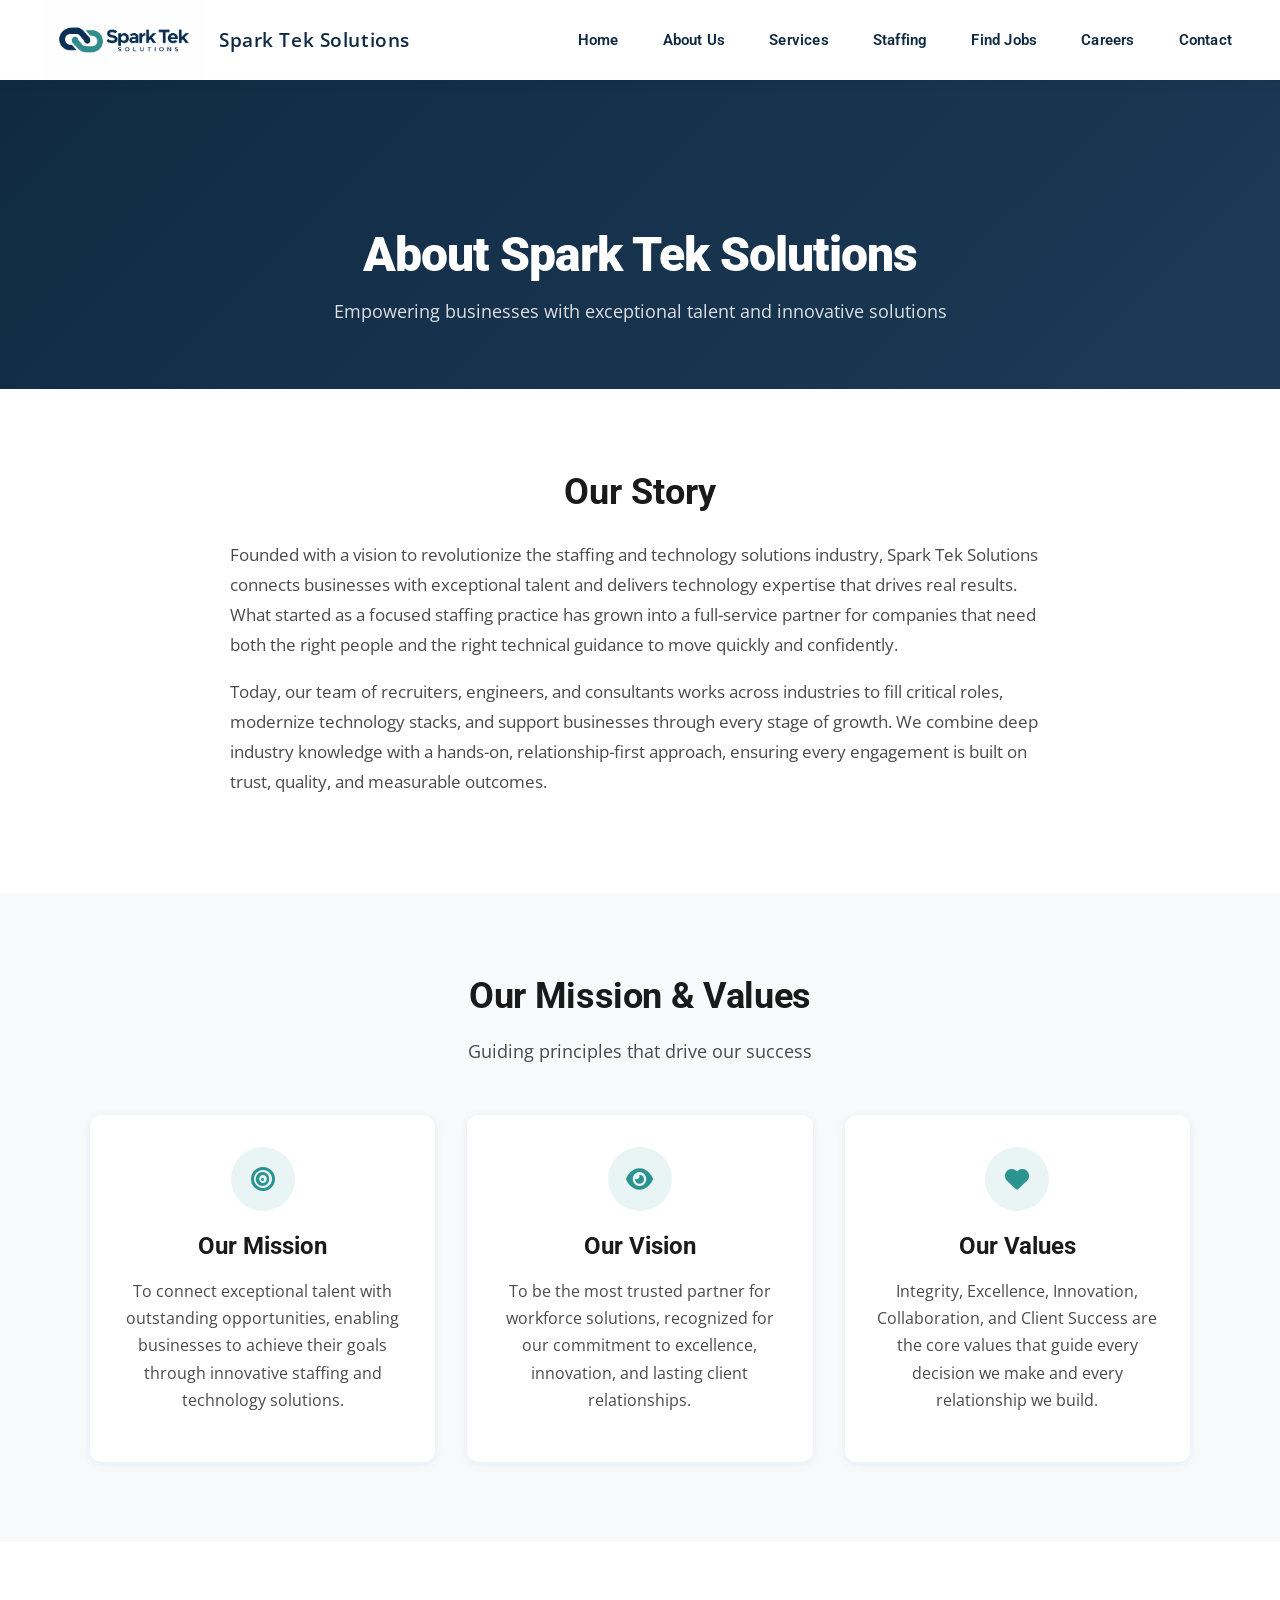
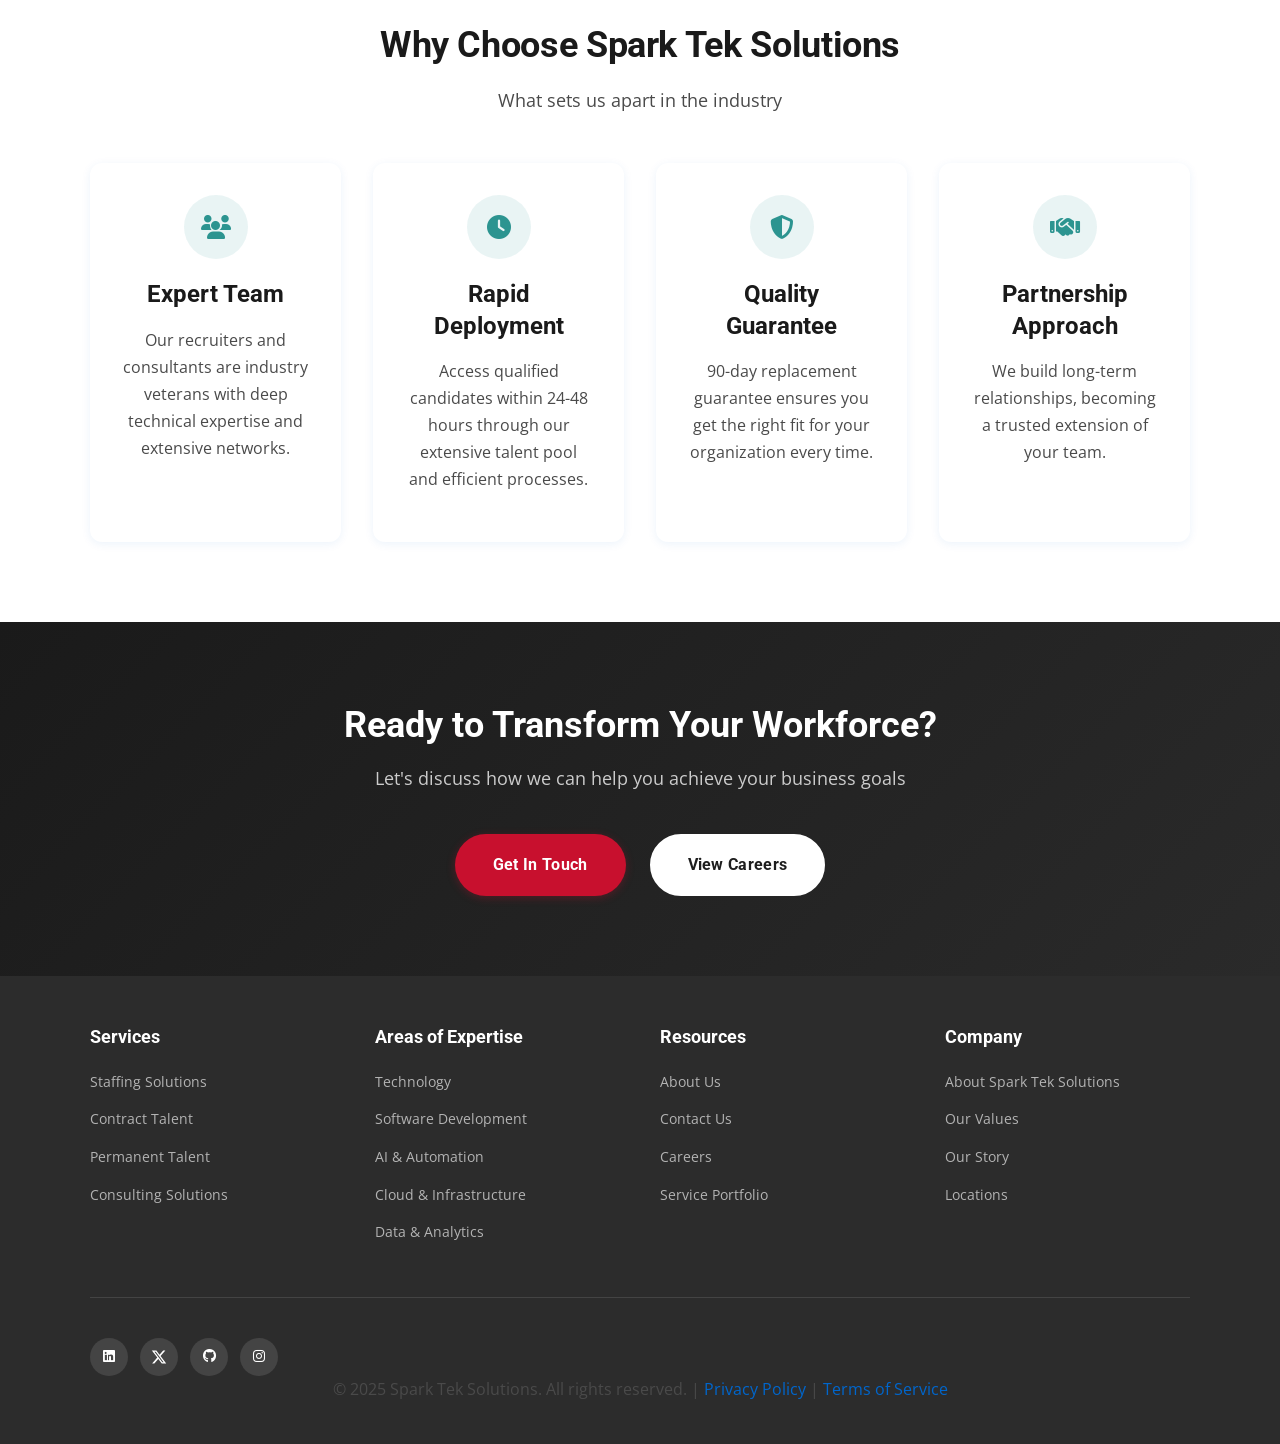
<file: about.html>
<!DOCTYPE html>
<html lang="en">

<head>
    <meta charset="UTF-8">
    <meta name="viewport" content="width=device-width, initial-scale=1.0, viewport-fit=cover">
    <meta name="description"
        content="About Spark Tek Solutions - Learn about our mission, values, and expert team dedicated to delivering exceptional staffing and technology solutions.">
    <meta http-equiv="X-UA-Compatible" content="IE=edge">
    <meta property="og:title" content="About Us - Spark Tek Solutions">
    <meta property="og:description" content="Empowering businesses with exceptional talent and innovative solutions">
    <meta property="og:type" content="website">
    <title>About Us - Spark Tek Solutions</title>

    <!-- Favicon -->
    <link rel="icon" type="image/x-icon" href="favicon.ico">
    <link rel="icon" type="image/png" sizes="32x32" href="images/favicon-32x32.png">
    <link rel="icon" type="image/png" sizes="16x16" href="images/favicon-16x16.png">
    <link rel="apple-touch-icon" sizes="180x180" href="images/apple-touch-icon.png">

    <!-- Preconnect for performance -->
    <link rel="preconnect" href="https://fonts.googleapis.com">
    <link rel="preconnect" href="https://fonts.gstatic.com" crossorigin>
    <link rel="preconnect" href="https://images.unsplash.com">

    <!-- Google Fonts -->
    <link href="https://fonts.googleapis.com/css2?family=Roboto:wght@300;400;500;700;900&display=swap" rel="stylesheet">
    <link href="https://fonts.googleapis.com/css2?family=Open+Sans:wght@300;400;600;700;800&display=swap"
        rel="stylesheet">

    <!-- Font Awesome -->
    <link rel="stylesheet" href="https://cdnjs.cloudflare.com/ajax/libs/font-awesome/6.4.0/css/all.min.css">

    <!-- Main Stylesheet -->
    <link rel="stylesheet" href="styles.css">
</head>

<body>
    <!-- Header -->
    <header>
        <nav>
            <a href="index.html" class="logo">
                <img src="images/Logo_Spark_Tek_Solutions.jpeg" alt="Spark Tek Solutions">
                <span class="logo-text">Spark Tek Solutions</span>
            </a>
            <ul class="nav-menu" id="navMenu">
                <li><a href="index.html" class="nav-link">Home</a></li>
                <li><a href="about.html" class="nav-link active">About Us</a></li>
                <li><a href="services.html" class="nav-link">Services</a></li>
                <li><a href="index.html#staffing" class="nav-link">Staffing</a></li>
                <li><a href="jobs.html" class="nav-link">Find Jobs</a></li>
                <li><a href="careers.html" class="nav-link">Careers</a></li>
                <li><a href="contact.html" class="nav-link">Contact</a></li>
            </ul>
            <div class="hamburger" id="hamburger">
                <span></span>
                <span></span>
                <span></span>
            </div>
        </nav>
    </header>

    <!-- Page Hero -->
    <section class="page-hero">
        <div class="container">
            <h1>About Spark Tek Solutions</h1>
            <p class="hero-subtitle">Empowering businesses with exceptional talent and innovative solutions</p>
        </div>
    </section>

    <!-- Company Overview -->
    <section class="about-intro">
        <div class="container">
            <div class="about-content">
                <div class="about-text">
                    <h2>Our Story</h2>
                    <p>Founded with a vision to revolutionize the staffing and technology solutions industry, Spark
                        Tek Solutions connects businesses with exceptional talent and delivers technology expertise
                        that drives real results. What started as a focused staffing practice has grown into a
                        full-service partner for companies that need both the right people and the right technical
                        guidance to move quickly and confidently.</p>
                    <p>Today, our team of recruiters, engineers, and consultants works across industries to fill
                        critical roles, modernize technology stacks, and support businesses through every stage of
                        growth. We combine deep industry knowledge with a hands-on, relationship-first approach,
                        ensuring every engagement is built on trust, quality, and measurable outcomes.</p>
                </div>
            </div>
        </div>
    </section>

    <!-- Mission & Values -->
    <section class="mission-values">
        <div class="container">
            <div class="section-title">
                <h2>Our Mission & Values</h2>
                <p class="section-subtitle">Guiding principles that drive our success</p>
            </div>
            <div class="values-grid">
                <div class="value-card">
                    <div class="value-icon">
                        <i class="fas fa-bullseye"></i>
                    </div>
                    <h3>Our Mission</h3>
                    <p>To connect exceptional talent with outstanding opportunities, enabling businesses
                        to achieve
                        their goals through innovative staffing and technology solutions.</p>
                </div>
                <div class="value-card">
                    <div class="value-icon">
                        <i class="fas fa-eye"></i>
                    </div>
                    <h3>Our Vision</h3>
                    <p>To be the most trusted partner for workforce solutions, recognized for our
                        commitment to
                        excellence, innovation, and lasting client relationships.</p>
                </div>
                <div class="value-card">
                    <div class="value-icon">
                        <i class="fas fa-heart"></i>
                    </div>
                    <h3>Our Values</h3>
                    <p>Integrity, Excellence, Innovation, Collaboration, and Client Success are the core
                        values that
                        guide every decision we make and every relationship we build.</p>
                </div>
            </div>
        </div>
    </section>

    <!-- Why Choose Us -->
    <section class="why-choose-us">
        <div class="container">
            <div class="section-title">
                <h2>Why Choose Spark Tek Solutions</h2>
                <p class="section-subtitle">What sets us apart in the industry</p>
            </div>
            <div class="features-grid">
                <div class="feature-card fade-in-up">
                    <div class="feature-icon">
                        <i class="fas fa-users"></i>
                    </div>
                    <h3>Expert Team</h3>
                    <p>Our recruiters and consultants are industry veterans with deep technical
                        expertise and extensive
                        networks.</p>
                </div>
                <div class="feature-card fade-in-up">
                    <div class="feature-icon">
                        <i class="fas fa-clock"></i>
                    </div>
                    <h3>Rapid Deployment</h3>
                    <p>Access qualified candidates within 24-48 hours through our extensive talent pool
                        and efficient
                        processes.</p>
                </div>
                <div class="feature-card fade-in-up">
                    <div class="feature-icon">
                        <i class="fas fa-shield-alt"></i>
                    </div>
                    <h3>Quality Guarantee</h3>
                    <p>90-day replacement guarantee ensures you get the right fit for your organization
                        every time.</p>
                </div>
                <div class="feature-card fade-in-up">
                    <div class="feature-icon">
                        <i class="fas fa-handshake"></i>
                    </div>
                    <h3>Partnership Approach</h3>
                    <p>We build long-term relationships, becoming a trusted extension of your team.</p>
                </div>
            </div>
        </div>
    </section>

    <!-- CTA Section -->
    <section class="cta-section">
        <div class="container">
            <div class="cta-content">
                <h2>Ready to Transform Your Workforce?</h2>
                <p>Let's discuss how we can help you achieve your business goals</p>
                <div class="cta-buttons">
                    <a href="contact.html" class="btn btn-primary btn-large">Get In Touch</a>
                    <a href="careers.html" class="btn btn-secondary btn-large">View Careers</a>
                </div>
            </div>
        </div>
    </section>

    <!-- Footer -->
    <footer>
        <div class="container">
            <div class="footer-content">
                <div class="footer-section">
                    <h3>Services</h3>
                    <ul>
                        <li><a href="index.html#staffing">Staffing Solutions</a></li>
                        <li><a href="index.html#staffing">Contract Talent</a></li>
                        <li><a href="index.html#staffing">Permanent Talent</a></li>
                        <li><a href="services.html">Consulting Solutions</a></li>
                    </ul>
                </div>
                <div class="footer-section">
                    <h3>Areas of Expertise</h3>
                    <ul>
                        <li><a href="index.html#staffing">Technology</a></li>
                        <li><a href="services.html">Software Development</a></li>
                        <li><a href="services.html">AI & Automation</a></li>
                        <li><a href="services.html">Cloud & Infrastructure</a></li>
                        <li><a href="services.html">Data & Analytics</a></li>
                    </ul>
                </div>
                <div class="footer-section">
                    <h3>Resources</h3>
                    <ul>
                        <li><a href="about.html">About Us</a></li>
                        <li><a href="contact.html">Contact Us</a></li>
                        <li><a href="careers.html">Careers</a></li>
                        <li><a href="services.html">Service Portfolio</a></li>
                    </ul>
                </div>
                <div class="footer-section">
                    <h3>Company</h3>
                    <ul>
                        <li><a href="about.html">About Spark Tek Solutions</a></li>
                        <li><a href="about.html">Our Values</a></li>
                        <li><a href="about.html">Our Story</a></li>
                        <li><a href="contact.html">Locations</a></li>
                    </ul>
                </div>
            </div>
            <div class="footer-bottom">
                <div class="social-links">
                    <a href="https://www.linkedin.com/company/sparkteksolutions/" target="_blank"
                        rel="noopener" aria-label="LinkedIn"><i class="fab fa-linkedin"></i></a>
                    <a href="#" aria-label="X (Twitter)">
                        <svg style="width: 16px; height: 16px; fill: currentColor;" viewBox="0 0 24 24"
                            xmlns="http://www.w3.org/2000/svg">
                            <path
                                d="M18.244 2.25h3.308l-7.227 8.26 8.502 11.24H16.17l-5.214-6.817L4.99 21.75H1.68l7.73-8.835L1.254 2.25H8.08l4.713 6.231zm-1.161 17.52h1.833L7.084 4.126H5.117z" />
                        </svg>
                    </a>
                    <a href="#" aria-label="GitHub"><i class="fab fa-github"></i></a>
                    <a href="#"
                        target="_blank" rel="noopener" aria-label="Instagram"><i
                            class="fab fa-instagram"></i></a>
                </div>
                <p>&copy; 2025 Spark Tek Solutions. All rights reserved. | <a href="#">Privacy Policy</a>
                    | <a href="#">Terms of Service</a></p>
            </div>
        </div>
    </footer>

    <!-- JavaScript -->
    <script src="script.js"></script>
</body>

</html>
</file>
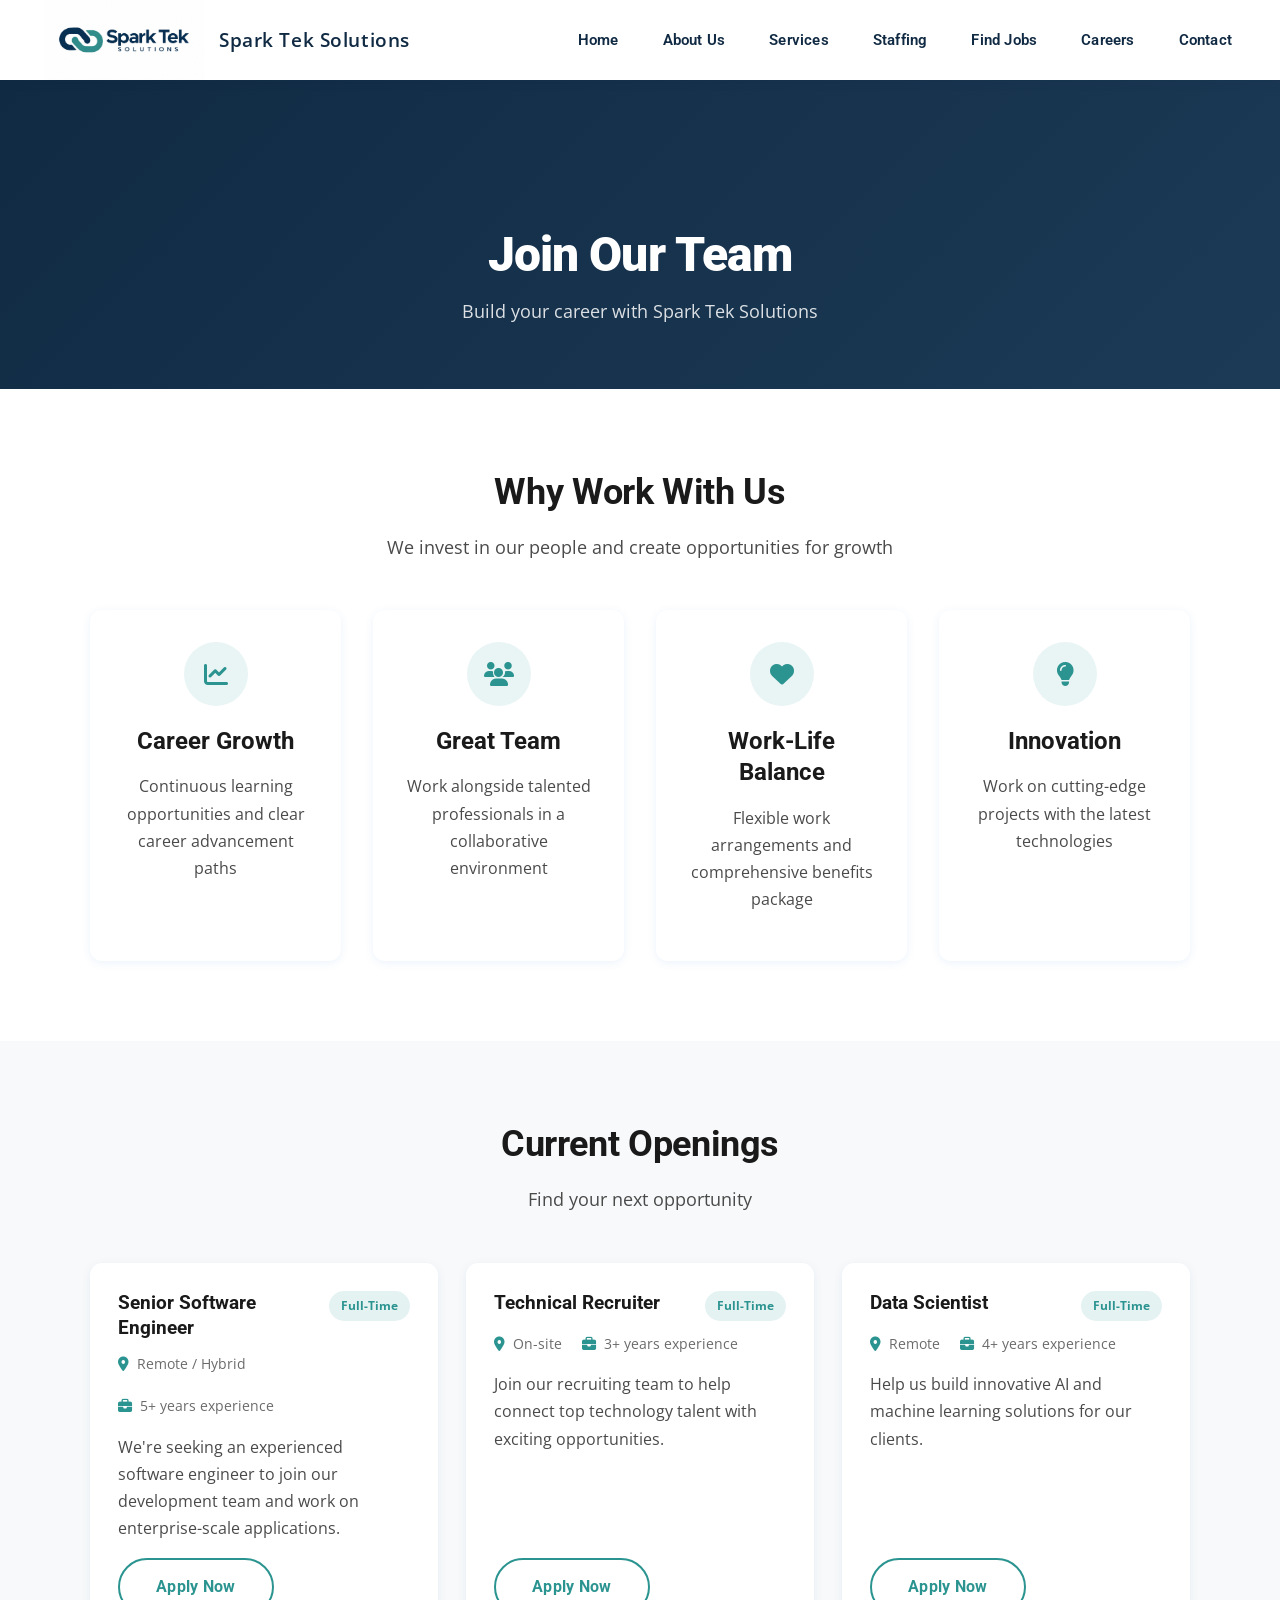
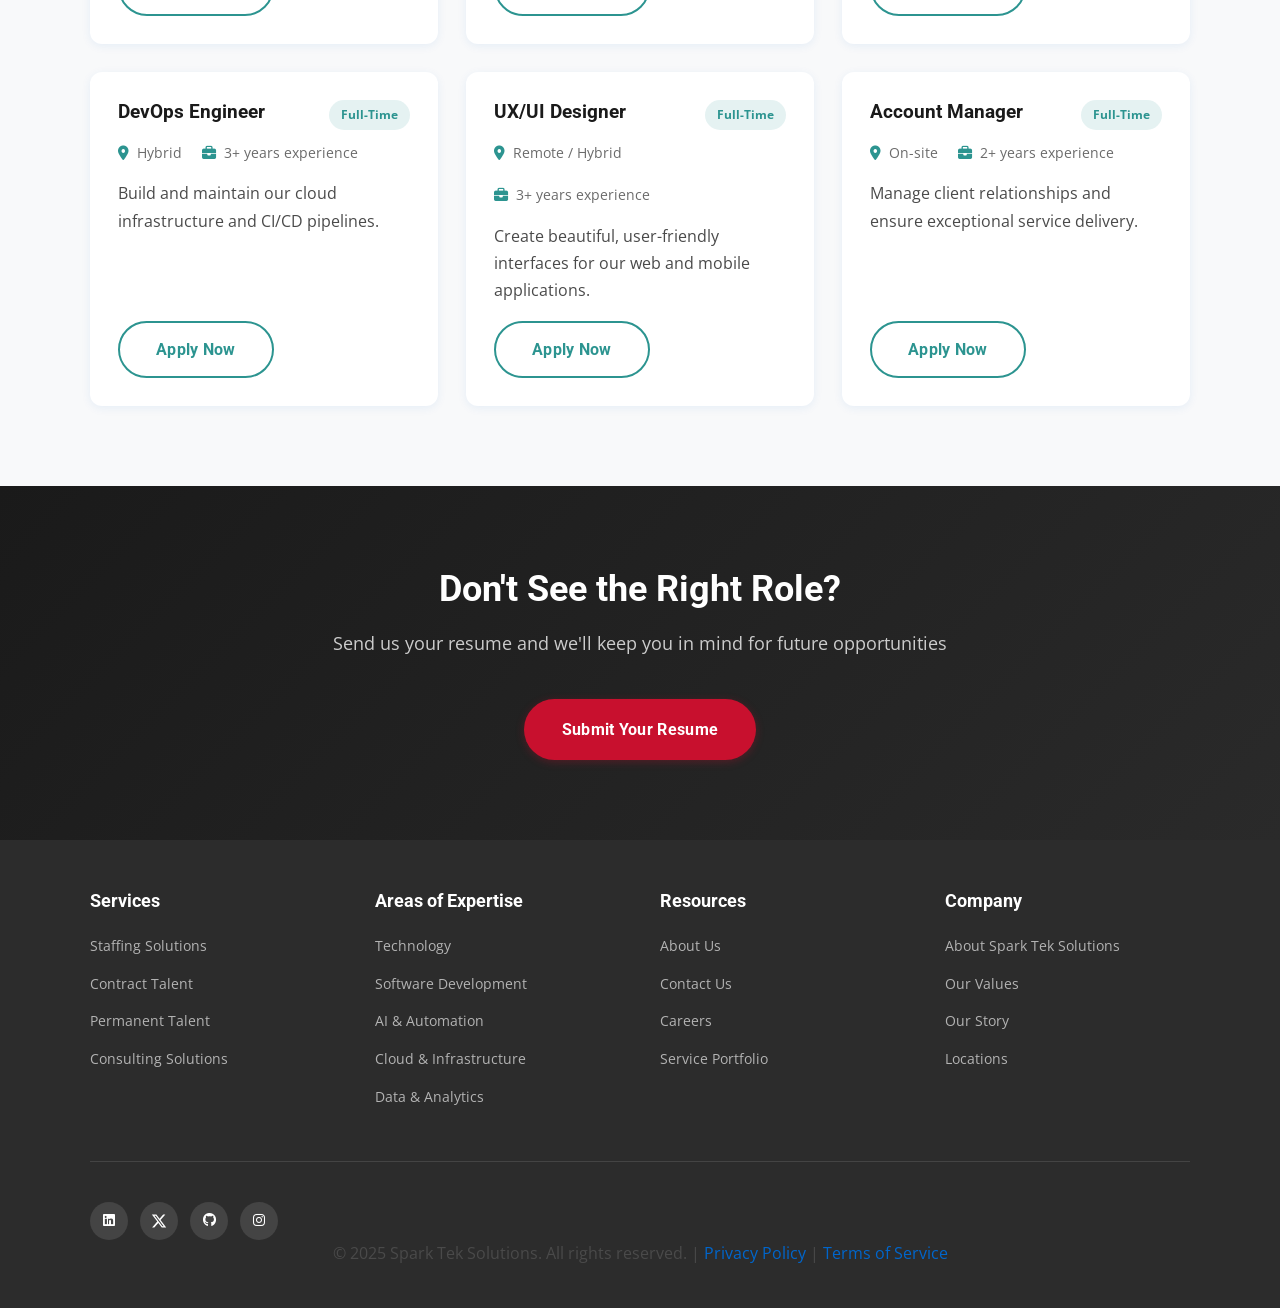
<file: careers.html>
<!DOCTYPE html>
<html lang="en">

<head>
    <meta charset="UTF-8">
    <meta name="viewport" content="width=device-width, initial-scale=1.0, viewport-fit=cover">
    <meta name="description"
        content="Careers at Spark Tek Solutions - Join our team and build your career with a leading staffing and technology solutions company.">
    <meta http-equiv="X-UA-Compatible" content="IE=edge">

    <!-- Open Graph -->
    <meta property="og:type" content="website">
    <meta property="og:title" content="Careers - Spark Tek Solutions">
    <meta property="og:description" content="Build your career with Spark Tek Solutions">

    <title>Careers - Spark Tek Solutions</title>

    <!-- Favicon -->
    <link rel="icon" type="image/x-icon" href="favicon.ico">
    <link rel="icon" type="image/png" sizes="32x32" href="images/favicon-32x32.png">
    <link rel="icon" type="image/png" sizes="16x16" href="images/favicon-16x16.png">
    <link rel="apple-touch-icon" sizes="180x180" href="images/apple-touch-icon.png">

    <!-- Preconnect for performance -->
    <link rel="preconnect" href="https://fonts.googleapis.com">
    <link rel="preconnect" href="https://fonts.gstatic.com" crossorigin>
    <link rel="preconnect" href="https://images.unsplash.com">

    <!-- Google Fonts -->
    <link href="https://fonts.googleapis.com/css2?family=Roboto:wght@300;400;500;700;900&display=swap" rel="stylesheet">
    <link href="https://fonts.googleapis.com/css2?family=Open+Sans:wght@300;400;600;700;800&display=swap"
        rel="stylesheet">

    <!-- Font Awesome -->
    <link rel="stylesheet" href="https://cdnjs.cloudflare.com/ajax/libs/font-awesome/6.4.0/css/all.min.css">

    <!-- Main Stylesheet -->
    <link rel="stylesheet" href="styles.css">
</head>

<body>
    <!-- Header -->
    <header>
        <nav>
            <a href="index.html" class="logo">
                <img src="images/Logo_Spark_Tek_Solutions.jpeg" alt="Spark Tek Solutions">
                <span class="logo-text">Spark Tek Solutions</span>
            </a>
            <ul class="nav-menu" id="navMenu">
                <li><a href="index.html" class="nav-link">Home</a></li>
                <li><a href="about.html" class="nav-link">About Us</a></li>
                <li><a href="services.html" class="nav-link">Services</a></li>
                <li><a href="index.html#staffing" class="nav-link">Staffing</a></li>
                <li><a href="jobs.html" class="nav-link">Find Jobs</a></li>
                <li><a href="careers.html" class="nav-link active">Careers</a></li>
                <li><a href="contact.html" class="nav-link">Contact</a></li>
            </ul>
            <div class="hamburger" id="hamburger">
                <span></span>
                <span></span>
                <span></span>
            </div>
        </nav>
    </header>

    <!-- Page Hero -->
    <section class="page-hero">
        <div class="container">
            <h1>Join Our Team</h1>
            <p class="hero-subtitle">Build your career with Spark Tek Solutions</p>
        </div>
    </section>

    <!-- Why Work With Us -->
    <section class="why-work">
        <div class="container">
            <div class="section-title">
                <h2>Why Work With Us</h2>
                <p class="section-subtitle">We invest in our people and create opportunities for growth</p>
            </div>
            <div class="benefits-grid">
                <div class="benefit-card">
                    <div class="benefit-icon">
                        <i class="fas fa-chart-line"></i>
                    </div>
                    <h3>Career Growth</h3>
                    <p>Continuous learning opportunities and clear career advancement paths</p>
                </div>
                <div class="benefit-card">
                    <div class="benefit-icon">
                        <i class="fas fa-users"></i>
                    </div>
                    <h3>Great Team</h3>
                    <p>Work alongside talented professionals in a collaborative environment</p>
                </div>
                <div class="benefit-card">
                    <div class="benefit-icon">
                        <i class="fas fa-heart"></i>
                    </div>
                    <h3>Work-Life Balance</h3>
                    <p>Flexible work arrangements and comprehensive benefits package</p>
                </div>
                <div class="benefit-card">
                    <div class="benefit-icon">
                        <i class="fas fa-lightbulb"></i>
                    </div>
                    <h3>Innovation</h3>
                    <p>Work on cutting-edge projects with the latest technologies</p>
                </div>
            </div>
        </div>
    </section>

    <!-- Job Listings -->
    <section class="job-listings">
        <div class="container">
            <div class="section-title">
                <h2>Current Openings</h2>
                <p class="section-subtitle">Find your next opportunity</p>
            </div>

            <div class="jobs-grid">
                <div class="job-card">
                    <div class="job-header">
                        <h3>Senior Software Engineer</h3>
                        <span class="job-type">Full-Time</span>
                    </div>
                    <div class="job-details">
                        <span><i class="fas fa-map-marker-alt"></i> Remote / Hybrid</span>
                        <span><i class="fas fa-briefcase"></i> 5+ years experience</span>
                    </div>
                    <p>We're seeking an experienced software engineer to join our development team and work on
                        enterprise-scale applications.</p>
                    <a href="contact.html" class="btn btn-secondary">Apply Now</a>
                </div>

                <div class="job-card">
                    <div class="job-header">
                        <h3>Technical Recruiter</h3>
                        <span class="job-type">Full-Time</span>
                    </div>
                    <div class="job-details">
                        <span><i class="fas fa-map-marker-alt"></i> On-site</span>
                        <span><i class="fas fa-briefcase"></i> 3+ years experience</span>
                    </div>
                    <p>Join our recruiting team to help connect top technology talent with exciting opportunities.</p>
                    <a href="contact.html" class="btn btn-secondary">Apply Now</a>
                </div>

                <div class="job-card">
                    <div class="job-header">
                        <h3>Data Scientist</h3>
                        <span class="job-type">Full-Time</span>
                    </div>
                    <div class="job-details">
                        <span><i class="fas fa-map-marker-alt"></i> Remote</span>
                        <span><i class="fas fa-briefcase"></i> 4+ years experience</span>
                    </div>
                    <p>Help us build innovative AI and machine learning solutions for our clients.</p>
                    <a href="contact.html" class="btn btn-secondary">Apply Now</a>
                </div>

                <div class="job-card">
                    <div class="job-header">
                        <h3>DevOps Engineer</h3>
                        <span class="job-type">Full-Time</span>
                    </div>
                    <div class="job-details">
                        <span><i class="fas fa-map-marker-alt"></i> Hybrid</span>
                        <span><i class="fas fa-briefcase"></i> 3+ years experience</span>
                    </div>
                    <p>Build and maintain our cloud infrastructure and CI/CD pipelines.</p>
                    <a href="contact.html" class="btn btn-secondary">Apply Now</a>
                </div>

                <div class="job-card">
                    <div class="job-header">
                        <h3>UX/UI Designer</h3>
                        <span class="job-type">Full-Time</span>
                    </div>
                    <div class="job-details">
                        <span><i class="fas fa-map-marker-alt"></i> Remote / Hybrid</span>
                        <span><i class="fas fa-briefcase"></i> 3+ years experience</span>
                    </div>
                    <p>Create beautiful, user-friendly interfaces for our web and mobile applications.</p>
                    <a href="contact.html" class="btn btn-secondary">Apply Now</a>
                </div>

                <div class="job-card">
                    <div class="job-header">
                        <h3>Account Manager</h3>
                        <span class="job-type">Full-Time</span>
                    </div>
                    <div class="job-details">
                        <span><i class="fas fa-map-marker-alt"></i> On-site</span>
                        <span><i class="fas fa-briefcase"></i> 2+ years experience</span>
                    </div>
                    <p>Manage client relationships and ensure exceptional service delivery.</p>
                    <a href="contact.html" class="btn btn-secondary">Apply Now</a>
                </div>
            </div>
        </div>
    </section>

    <!-- Call to Action -->
    <section class="cta-section">
        <div class="container">
            <h2>Don't See the Right Role?</h2>
            <p>Send us your resume and we'll keep you in mind for future opportunities</p>
            <div class="cta-buttons">
                <a href="contact.html" class="btn btn-primary btn-large">Submit Your Resume</a>
            </div>
        </div>
    </section>

    <!-- Footer -->
    <footer>
        <div class="container">
            <div class="footer-content">
                <div class="footer-section">
                    <h3>Services</h3>
                    <ul>
                        <li><a href="index.html#staffing">Staffing Solutions</a></li>
                        <li><a href="index.html#staffing">Contract Talent</a></li>
                        <li><a href="index.html#staffing">Permanent Talent</a></li>
                        <li><a href="services.html">Consulting Solutions</a></li>
                    </ul>
                </div>
                <div class="footer-section">
                    <h3>Areas of Expertise</h3>
                    <ul>
                        <li><a href="index.html#staffing">Technology</a></li>
                        <li><a href="services.html">Software Development</a></li>
                        <li><a href="services.html">AI & Automation</a></li>
                        <li><a href="services.html">Cloud & Infrastructure</a></li>
                        <li><a href="services.html">Data & Analytics</a></li>
                    </ul>
                </div>
                <div class="footer-section">
                    <h3>Resources</h3>
                    <ul>
                        <li><a href="about.html">About Us</a></li>
                        <li><a href="contact.html">Contact Us</a></li>
                        <li><a href="careers.html">Careers</a></li>
                        <li><a href="services.html">Service Portfolio</a></li>
                    </ul>
                </div>
                <div class="footer-section">
                    <h3>Company</h3>
                    <ul>
                        <li><a href="about.html">About Spark Tek Solutions</a></li>
                        <li><a href="about.html">Our Values</a></li>
                        <li><a href="about.html">Our Story</a></li>
                        <li><a href="contact.html">Locations</a></li>
                    </ul>
                </div>
            </div>
            <div class="footer-bottom">
                <div class="social-links">
                    <a href="#" aria-label="LinkedIn"><i class="fab fa-linkedin"></i></a>
                    <a href="#" aria-label="X (Twitter)">
                        <svg style="width: 16px; height: 16px; fill: currentColor;" viewBox="0 0 24 24"
                            xmlns="http://www.w3.org/2000/svg">
                            <path
                                d="M18.244 2.25h3.308l-7.227 8.26 8.502 11.24H16.17l-5.214-6.817L4.99 21.75H1.68l7.73-8.835L1.254 2.25H8.08l4.713 6.231zm-1.161 17.52h1.833L7.084 4.126H5.117z" />
                        </svg>
                    </a>
                    <a href="#" aria-label="GitHub"><i class="fab fa-github"></i></a>
                    <a href="#" aria-label="Instagram"><i class="fab fa-instagram"></i></a>
                </div>
                <p>&copy; 2025 Spark Tek Solutions. All rights reserved. | <a href="#">Privacy Policy</a> | <a
                        href="#">Terms of Service</a></p>
            </div>
        </div>
    </footer>

    <!-- JavaScript -->
    <script src="script.js"></script>
</body>

</html>
</file>
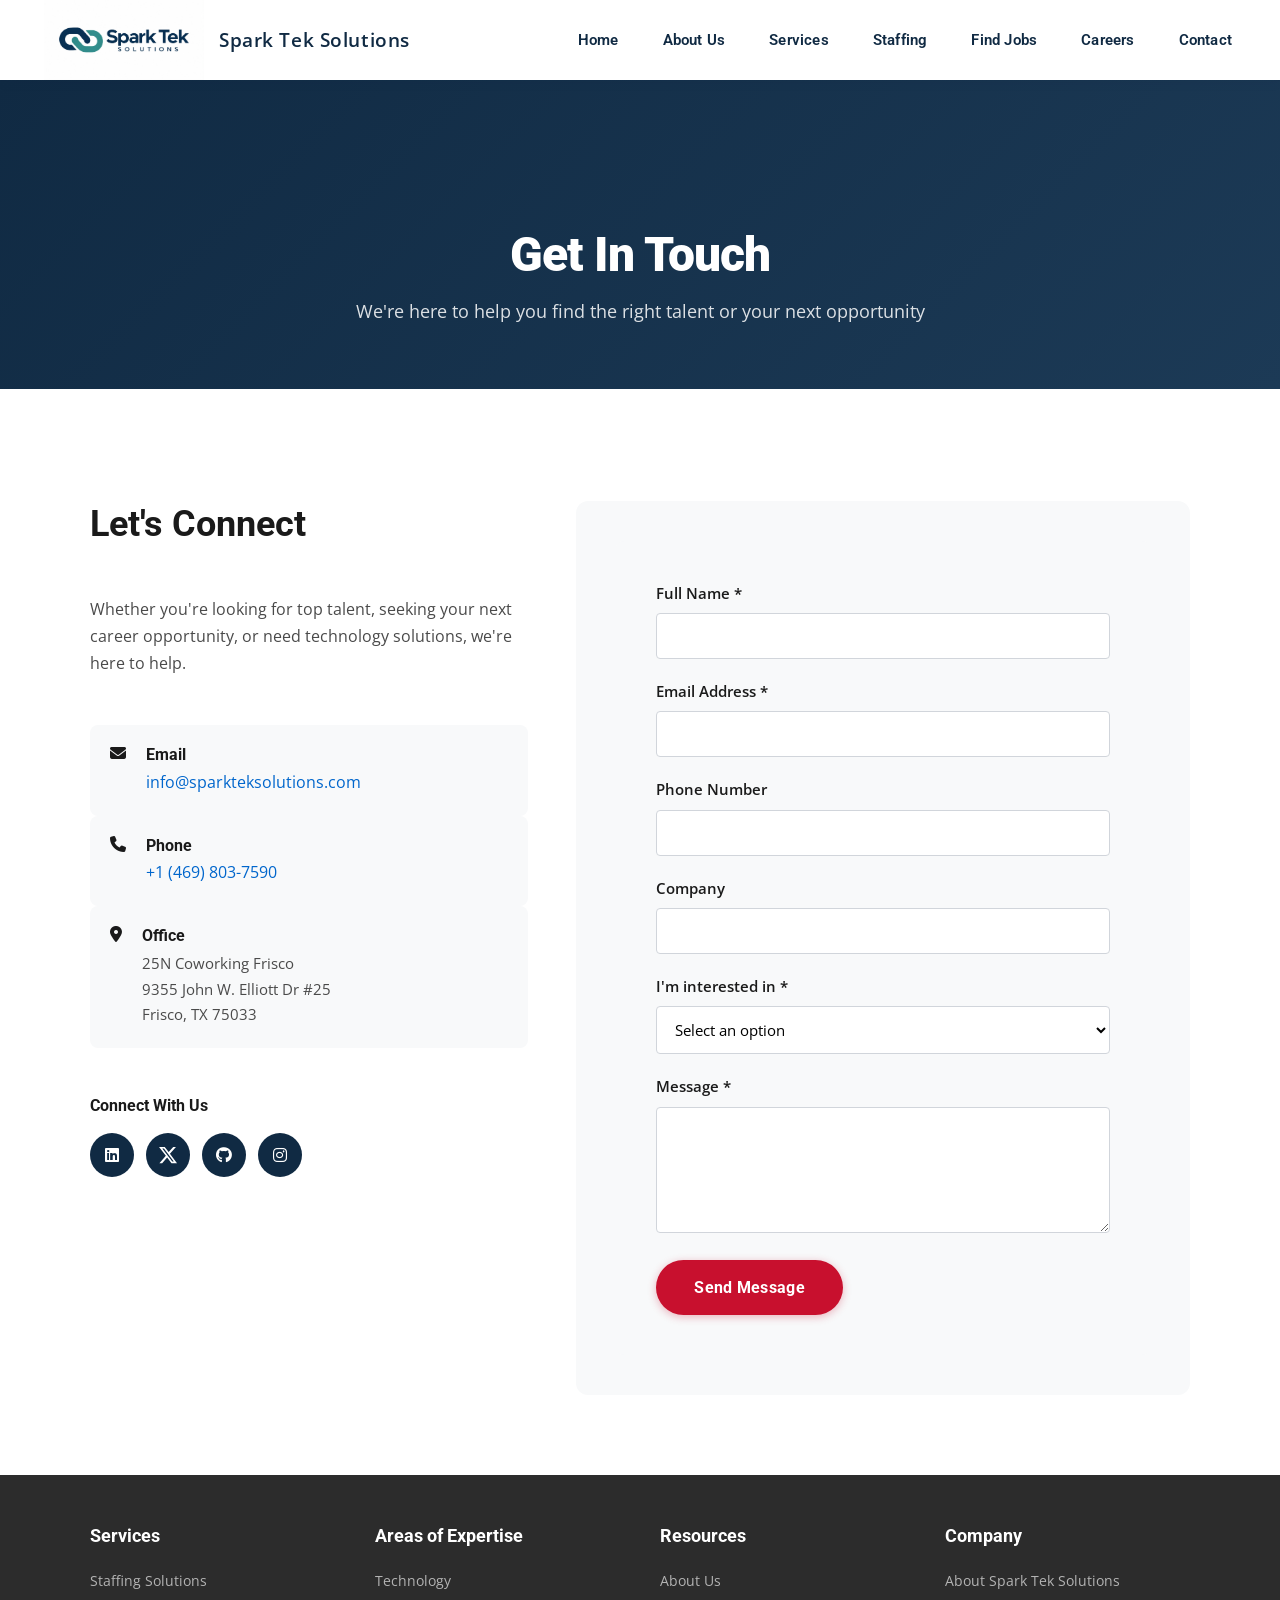
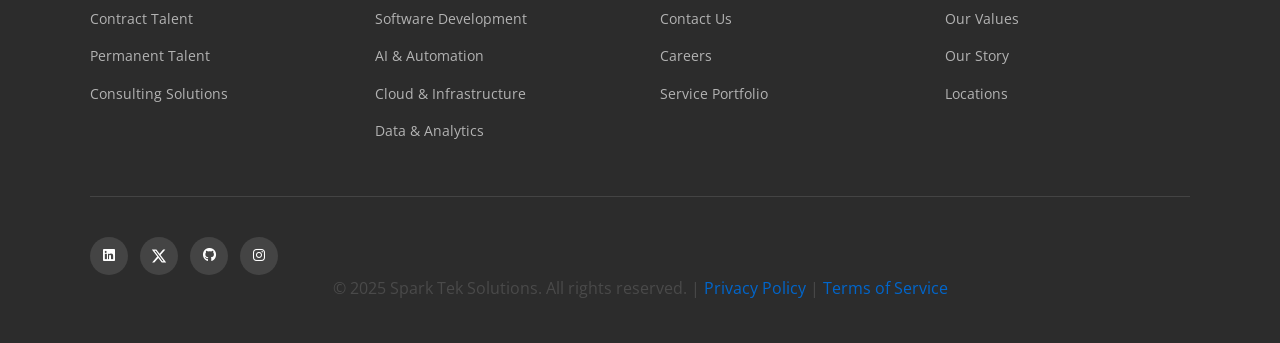
<file: contact.html>
<!DOCTYPE html>
<html lang="en">

<head>
    <meta charset="UTF-8">
    <meta name="viewport" content="width=device-width, initial-scale=1.0, viewport-fit=cover">
    <meta name="description"
        content="Contact Spark Tek Solutions - Get in touch with our team for staffing solutions, technology consulting, and career opportunities.">
    <meta http-equiv="X-UA-Compatible" content="IE=edge">

    <!-- Open Graph -->
    <meta property="og:type" content="website">
    <meta property="og:title" content="Contact Us - Spark Tek Solutions">
    <meta property="og:description" content="We're here to help you find the right talent or your next opportunity">

    <title>Contact Us - Spark Tek Solutions</title>

    <!-- Favicon -->
    <link rel="icon" type="image/x-icon" href="favicon.ico">
    <link rel="icon" type="image/png" sizes="32x32" href="images/favicon-32x32.png">
    <link rel="icon" type="image/png" sizes="16x16" href="images/favicon-16x16.png">
    <link rel="apple-touch-icon" sizes="180x180" href="images/apple-touch-icon.png">

    <!-- Preconnect for performance -->
    <link rel="preconnect" href="https://fonts.googleapis.com">
    <link rel="preconnect" href="https://fonts.gstatic.com" crossorigin>
    <link rel="preconnect" href="https://images.unsplash.com">

    <!-- Google Fonts -->
    <link href="https://fonts.googleapis.com/css2?family=Roboto:wght@300;400;500;700;900&display=swap" rel="stylesheet">
    <link href="https://fonts.googleapis.com/css2?family=Open+Sans:wght@300;400;600;700;800&display=swap"
        rel="stylesheet">

    <!-- Font Awesome -->
    <link rel="stylesheet" href="https://cdnjs.cloudflare.com/ajax/libs/font-awesome/6.4.0/css/all.min.css">

    <!-- Main Stylesheet -->
    <link rel="stylesheet" href="styles.css">
</head>

<body>
    <!-- Header -->
    <header>
        <nav>
            <a href="index.html" class="logo">
                <img src="images/Logo_Spark_Tek_Solutions.jpeg" alt="Spark Tek Solutions">
                <span class="logo-text">Spark Tek Solutions</span>
            </a>
            <ul class="nav-menu" id="navMenu">
                <li><a href="index.html" class="nav-link">Home</a></li>
                <li><a href="about.html" class="nav-link">About Us</a></li>
                <li><a href="services.html" class="nav-link">Services</a></li>
                <li><a href="index.html#staffing" class="nav-link">Staffing</a></li>
                <li><a href="jobs.html" class="nav-link">Find Jobs</a></li>
                <li><a href="careers.html" class="nav-link">Careers</a></li>
                <li><a href="contact.html" class="nav-link active">Contact</a></li>
            </ul>
            <div class="hamburger" id="hamburger">
                <span></span>
                <span></span>
                <span></span>
            </div>
        </nav>
    </header>

    <!-- Page Hero -->
    <section class="page-hero">
        <div class="container">
            <h1>Get In Touch</h1>
            <p class="hero-subtitle">We're here to help you find the right talent or your next opportunity</p>
        </div>
    </section>

    <!-- Contact Section -->
    <section id="contact" class="contact-section">
        <div class="container">
            <div class="contact-wrapper">
                <div class="contact-info">
                    <h2>Let's Connect</h2>
                    <p>Whether you're looking for top talent, seeking your next career opportunity, or need technology
                        solutions, we're here to help.</p>

                    <div class="contact-details">
                        <div class="contact-item">
                            <i class="fas fa-envelope"></i>
                            <div>
                                <h4>Email</h4>
                                <a href="mailto:info@sparkteksolutions.com">info@sparkteksolutions.com</a>
                            </div>
                        </div>
                        <div class="contact-item">
                            <i class="fas fa-phone"></i>
                            <div>
                                <h4>Phone</h4>
                                <a href="tel:+14698037590">+1 (469) 803-7590</a>
                            </div>
                        </div>
                        <div class="contact-item">
                            <i class="fas fa-map-marker-alt"></i>
                            <div>
                                <h4>Office</h4>
                                <p>25N Coworking Frisco<br>9355 John W. Elliott Dr #25<br>Frisco, TX 75033</p>
                            </div>
                        </div>
                    </div>

                    <div class="social-connect">
                        <h4>Connect With Us</h4>
                        <div class="social-links-large">
                            <a href="#" aria-label="LinkedIn">
                                <i class="fab fa-linkedin"></i>
                            </a>
                            <a href="#" aria-label="X (Twitter)">
                                <svg style="width: 20px; height: 20px; fill: currentColor;" viewBox="0 0 24 24"
                                    xmlns="http://www.w3.org/2000/svg">
                                    <path
                                        d="M18.244 2.25h3.308l-7.227 8.26 8.502 11.24H16.17l-5.214-6.817L4.99 21.75H1.68l7.73-8.835L1.254 2.25H8.08l4.713 6.231zm-1.161 17.52h1.833L7.084 4.126H5.117z" />
                                </svg>
                            </a>
                            <a href="#" aria-label="GitHub">
                                <i class="fab fa-github"></i>
                            </a>
                            <a href="#" aria-label="Instagram">
                                <i class="fab fa-instagram"></i>
                            </a>
                        </div>
                    </div>
                </div>

                <div class="contact-form-wrapper">
                    <form id="contactForm" class="contact-form">
                        <div class="form-group">
                            <label for="name">Full Name *</label>
                            <input type="text" id="name" name="name" required>
                        </div>
                        <div class="form-group">
                            <label for="email">Email Address *</label>
                            <input type="email" id="email" name="email" required>
                        </div>
                        <div class="form-group">
                            <label for="phone">Phone Number</label>
                            <input type="tel" id="phone" name="phone">
                        </div>
                        <div class="form-group">
                            <label for="company">Company</label>
                            <input type="text" id="company" name="company">
                        </div>
                        <div class="form-group">
                            <label for="interest">I'm interested in *</label>
                            <select id="interest" name="interest" required>
                                <option value="">Select an option</option>
                                <option value="hiring">Hiring Talent</option>
                                <option value="job">Finding a Job</option>
                                <option value="consulting">Consulting Services</option>
                                <option value="partnership">Partnership Opportunities</option>
                                <option value="other">Other</option>
                            </select>
                        </div>
                        <div class="form-group">
                            <label for="message">Message *</label>
                            <textarea id="message" name="message" rows="5" required></textarea>
                        </div>
                        <button type="submit" class="btn btn-primary btn-large">Send Message</button>
                    </form>
                </div>
            </div>
        </div>
    </section>

    <!-- Footer -->
    <footer>
        <div class="container">
            <div class="footer-content">
                <div class="footer-section">
                    <h3>Services</h3>
                    <ul>
                        <li><a href="index.html#staffing">Staffing Solutions</a></li>
                        <li><a href="index.html#staffing">Contract Talent</a></li>
                        <li><a href="index.html#staffing">Permanent Talent</a></li>
                        <li><a href="services.html">Consulting Solutions</a></li>
                    </ul>
                </div>
                <div class="footer-section">
                    <h3>Areas of Expertise</h3>
                    <ul>
                        <li><a href="index.html#staffing">Technology</a></li>
                        <li><a href="services.html">Software Development</a></li>
                        <li><a href="services.html">AI & Automation</a></li>
                        <li><a href="services.html">Cloud & Infrastructure</a></li>
                        <li><a href="services.html">Data & Analytics</a></li>
                    </ul>
                </div>
                <div class="footer-section">
                    <h3>Resources</h3>
                    <ul>
                        <li><a href="about.html">About Us</a></li>
                        <li><a href="contact.html">Contact Us</a></li>
                        <li><a href="careers.html">Careers</a></li>
                        <li><a href="services.html">Service Portfolio</a></li>
                    </ul>
                </div>
                <div class="footer-section">
                    <h3>Company</h3>
                    <ul>
                        <li><a href="about.html">About Spark Tek Solutions</a></li>
                        <li><a href="about.html">Our Values</a></li>
                        <li><a href="about.html">Our Story</a></li>
                        <li><a href="contact.html">Locations</a></li>
                    </ul>
                </div>
            </div>
            <div class="footer-bottom">
                <div class="social-links">
                    <a href="#" aria-label="LinkedIn"><i class="fab fa-linkedin"></i></a>
                    <a href="#" aria-label="X (Twitter)">
                        <svg style="width: 16px; height: 16px; fill: currentColor;" viewBox="0 0 24 24"
                            xmlns="http://www.w3.org/2000/svg">
                            <path
                                d="M18.244 2.25h3.308l-7.227 8.26 8.502 11.24H16.17l-5.214-6.817L4.99 21.75H1.68l7.73-8.835L1.254 2.25H8.08l4.713 6.231zm-1.161 17.52h1.833L7.084 4.126H5.117z" />
                        </svg>
                    </a>
                    <a href="#" aria-label="GitHub"><i class="fab fa-github"></i></a>
                    <a href="#" aria-label="Instagram"><i class="fab fa-instagram"></i></a>
                </div>
                <p>&copy; 2025 Spark Tek Solutions. All rights reserved. | <a href="#">Privacy Policy</a> | <a
                        href="#">Terms of Service</a></p>
            </div>
        </div>
    </footer>

    <!-- JavaScript -->
    <script src="script.js"></script>
</body>

</html>
</file>
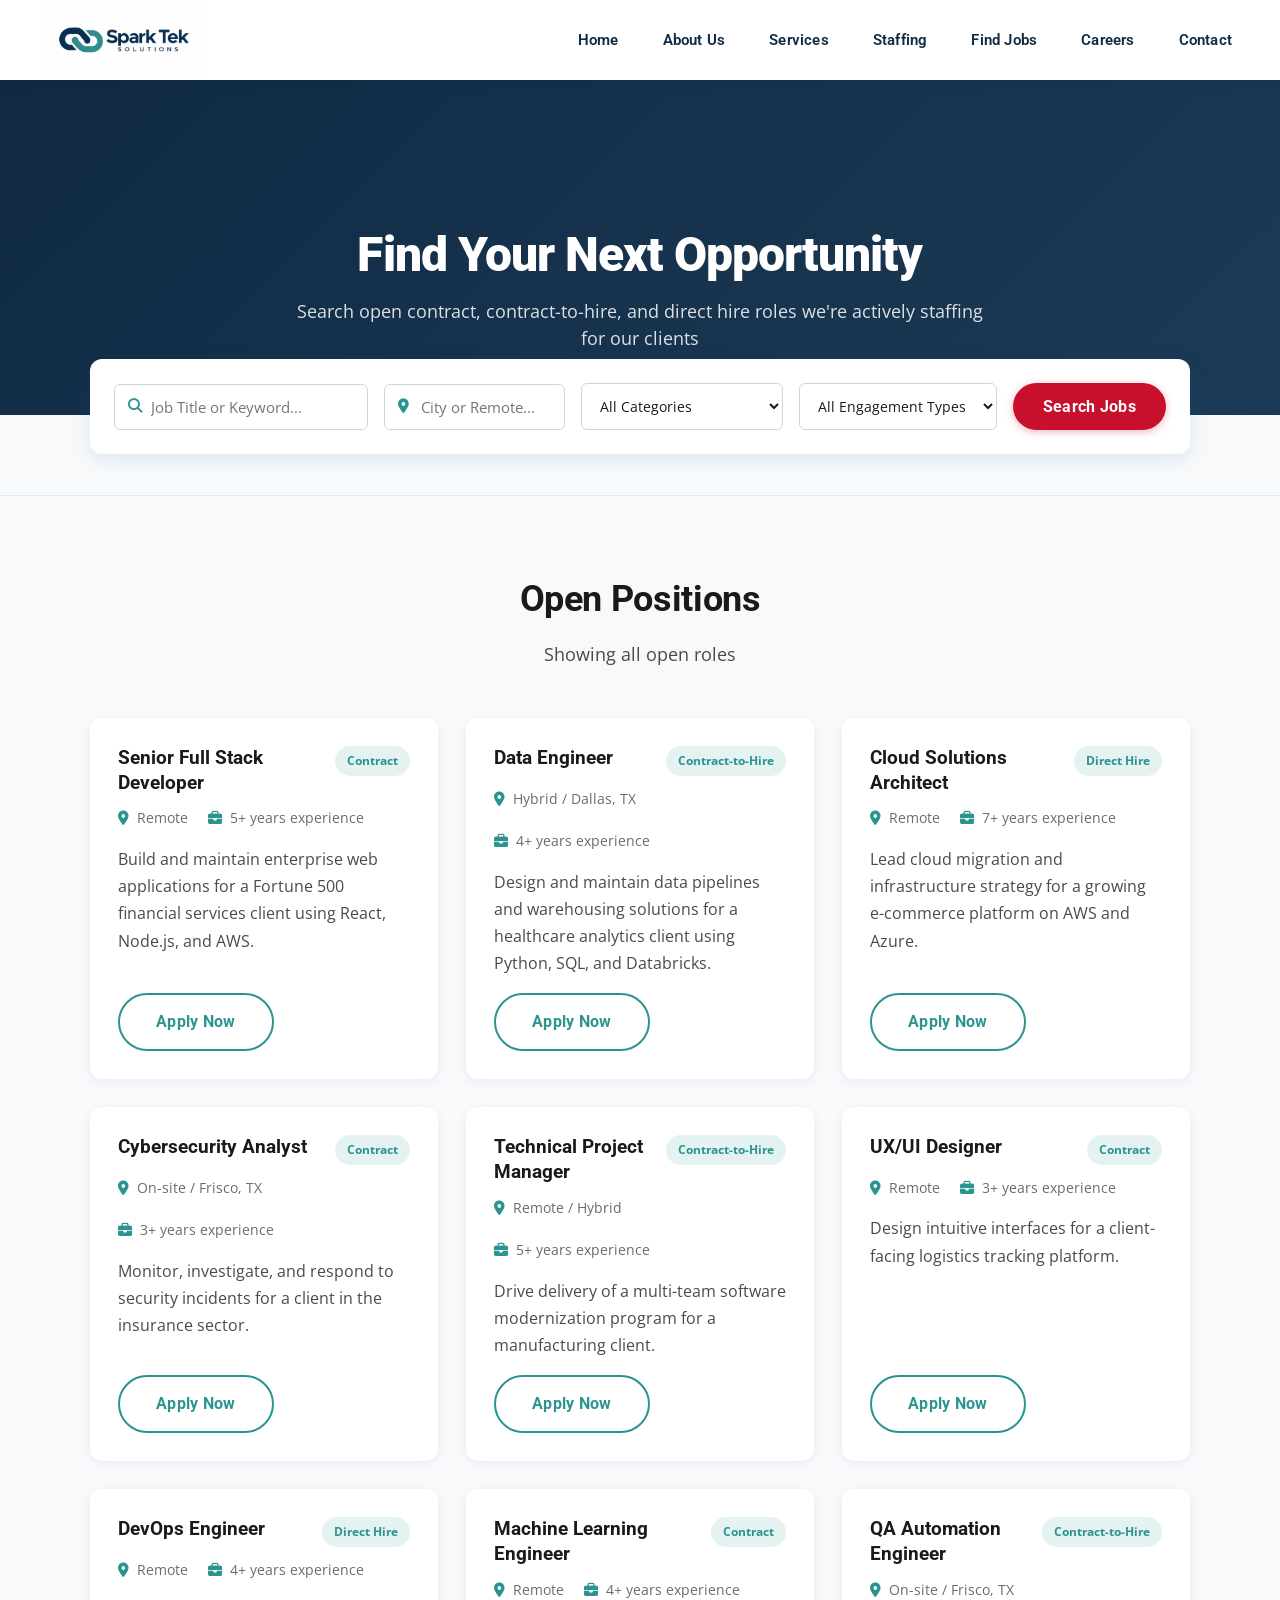
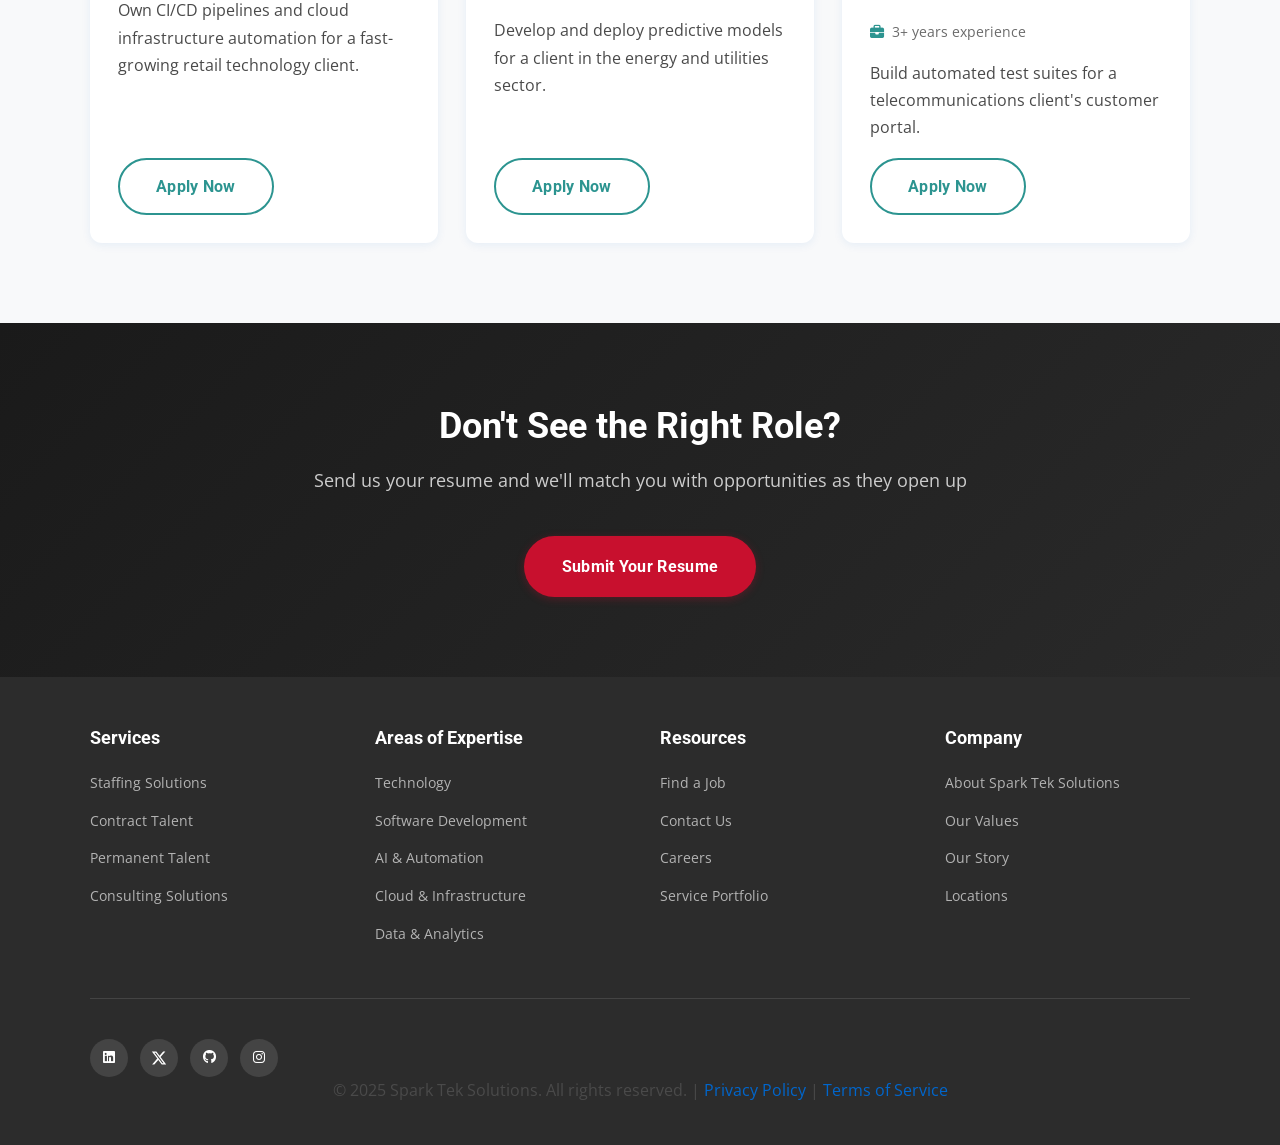
<file: jobs.html>
<!DOCTYPE html>
<html lang="en">

<head>
    <meta charset="UTF-8">
    <meta name="viewport" content="width=device-width, initial-scale=1.0, viewport-fit=cover">
    <meta name="description"
        content="Search open contract, contract-to-hire, and direct hire technology roles placed by Spark Tek Solutions.">
    <meta http-equiv="X-UA-Compatible" content="IE=edge">

    <!-- Open Graph -->
    <meta property="og:type" content="website">
    <meta property="og:title" content="Find a Job - Spark Tek Solutions">
    <meta property="og:description" content="Search open technology roles placed by Spark Tek Solutions">

    <title>Find a Job - Spark Tek Solutions</title>

    <!-- Favicon -->
    <link rel="icon" type="image/x-icon" href="favicon.ico">
    <link rel="icon" type="image/png" sizes="32x32" href="images/favicon-32x32.png">
    <link rel="icon" type="image/png" sizes="16x16" href="images/favicon-16x16.png">
    <link rel="apple-touch-icon" sizes="180x180" href="images/apple-touch-icon.png">

    <!-- Preconnect for performance -->
    <link rel="preconnect" href="https://fonts.googleapis.com">
    <link rel="preconnect" href="https://fonts.gstatic.com" crossorigin>

    <!-- Google Fonts -->
    <link href="https://fonts.googleapis.com/css2?family=Roboto:wght@300;400;500;700;900&display=swap" rel="stylesheet">
    <link href="https://fonts.googleapis.com/css2?family=Open+Sans:wght@300;400;600;700;800&display=swap"
        rel="stylesheet">

    <!-- Font Awesome -->
    <link rel="stylesheet" href="https://cdnjs.cloudflare.com/ajax/libs/font-awesome/6.4.0/css/all.min.css">

    <!-- Main Stylesheet -->
    <link rel="stylesheet" href="styles.css">
</head>

<body>
    <!-- Header -->
    <header>
        <nav>
            <a href="index.html" class="logo">
                <img src="images/Logo_Spark_Tek_Solutions.jpeg" alt="Spark Tek Solutions">
            </a>
            <ul class="nav-menu" id="navMenu">
                <li><a href="index.html" class="nav-link">Home</a></li>
                <li><a href="about.html" class="nav-link">About Us</a></li>
                <li><a href="services.html" class="nav-link">Services</a></li>
                <li><a href="index.html#staffing" class="nav-link">Staffing</a></li>
                <li><a href="jobs.html" class="nav-link active">Find Jobs</a></li>
                <li><a href="careers.html" class="nav-link">Careers</a></li>
                <li><a href="contact.html" class="nav-link">Contact</a></li>
            </ul>
            <div class="hamburger" id="hamburger">
                <span></span>
                <span></span>
                <span></span>
            </div>
        </nav>
    </header>

    <!-- Page Hero -->
    <section class="page-hero">
        <div class="container">
            <h1>Find Your Next Opportunity</h1>
            <p class="hero-subtitle">Search open contract, contract-to-hire, and direct hire roles we're actively staffing for our clients</p>
        </div>
    </section>

    <!-- Job Search -->
    <section class="job-search-section">
        <div class="container">
            <div class="job-search-container">
                <div class="job-search-fields">
                    <div class="job-search-field">
                        <i class="fas fa-magnifying-glass"></i>
                        <input type="text" id="jobKeywordInput" placeholder="Job Title or Keyword...">
                    </div>
                    <div class="job-search-field">
                        <i class="fas fa-location-dot"></i>
                        <input type="text" id="jobLocationInput" placeholder="City or Remote...">
                    </div>
                    <select id="jobCategoryFilter">
                        <option value="all">All Categories</option>
                        <option value="Software Development">Software Development</option>
                        <option value="Data & AI">Data & AI</option>
                        <option value="Cloud & Infrastructure">Cloud & Infrastructure</option>
                        <option value="Cybersecurity">Cybersecurity</option>
                        <option value="Project Management">Project Management</option>
                        <option value="Design & UX">Design & UX</option>
                    </select>
                    <select id="jobTypeFilter">
                        <option value="all">All Engagement Types</option>
                        <option value="Contract">Contract</option>
                        <option value="Contract-to-Hire">Contract-to-Hire</option>
                        <option value="Direct Hire">Direct Hire</option>
                    </select>
                    <button type="button" id="search-jobs-btn" class="btn btn-primary">Search Jobs</button>
                </div>
            </div>
        </div>
    </section>

    <!-- Job Listings -->
    <section class="job-listings">
        <div class="container">
            <div class="section-title">
                <h2>Open Positions</h2>
                <p class="section-subtitle" id="jobResultsCount">Showing all open roles</p>
            </div>

            <div class="jobs-grid" id="jobsGrid">
                <div class="job-card" data-title="Senior Full Stack Developer" data-location="Remote"
                    data-category="Software Development" data-type="Contract">
                    <div class="job-header">
                        <h3>Senior Full Stack Developer</h3>
                        <span class="job-type">Contract</span>
                    </div>
                    <div class="job-details">
                        <span><i class="fas fa-map-marker-alt"></i> Remote</span>
                        <span><i class="fas fa-briefcase"></i> 5+ years experience</span>
                    </div>
                    <p>Build and maintain enterprise web applications for a Fortune 500 financial services client
                        using React, Node.js, and AWS.</p>
                    <a href="contact.html" class="btn btn-secondary">Apply Now</a>
                </div>

                <div class="job-card" data-title="Data Engineer" data-location="Dallas, TX"
                    data-category="Data & AI" data-type="Contract-to-Hire">
                    <div class="job-header">
                        <h3>Data Engineer</h3>
                        <span class="job-type">Contract-to-Hire</span>
                    </div>
                    <div class="job-details">
                        <span><i class="fas fa-map-marker-alt"></i> Hybrid / Dallas, TX</span>
                        <span><i class="fas fa-briefcase"></i> 4+ years experience</span>
                    </div>
                    <p>Design and maintain data pipelines and warehousing solutions for a healthcare analytics
                        client using Python, SQL, and Databricks.</p>
                    <a href="contact.html" class="btn btn-secondary">Apply Now</a>
                </div>

                <div class="job-card" data-title="Cloud Solutions Architect" data-location="Remote"
                    data-category="Cloud & Infrastructure" data-type="Direct Hire">
                    <div class="job-header">
                        <h3>Cloud Solutions Architect</h3>
                        <span class="job-type">Direct Hire</span>
                    </div>
                    <div class="job-details">
                        <span><i class="fas fa-map-marker-alt"></i> Remote</span>
                        <span><i class="fas fa-briefcase"></i> 7+ years experience</span>
                    </div>
                    <p>Lead cloud migration and infrastructure strategy for a growing e-commerce platform on AWS
                        and Azure.</p>
                    <a href="contact.html" class="btn btn-secondary">Apply Now</a>
                </div>

                <div class="job-card" data-title="Cybersecurity Analyst" data-location="Frisco, TX"
                    data-category="Cybersecurity" data-type="Contract">
                    <div class="job-header">
                        <h3>Cybersecurity Analyst</h3>
                        <span class="job-type">Contract</span>
                    </div>
                    <div class="job-details">
                        <span><i class="fas fa-map-marker-alt"></i> On-site / Frisco, TX</span>
                        <span><i class="fas fa-briefcase"></i> 3+ years experience</span>
                    </div>
                    <p>Monitor, investigate, and respond to security incidents for a client in the insurance
                        sector.</p>
                    <a href="contact.html" class="btn btn-secondary">Apply Now</a>
                </div>

                <div class="job-card" data-title="Technical Project Manager" data-location="Remote / Hybrid"
                    data-category="Project Management" data-type="Contract-to-Hire">
                    <div class="job-header">
                        <h3>Technical Project Manager</h3>
                        <span class="job-type">Contract-to-Hire</span>
                    </div>
                    <div class="job-details">
                        <span><i class="fas fa-map-marker-alt"></i> Remote / Hybrid</span>
                        <span><i class="fas fa-briefcase"></i> 5+ years experience</span>
                    </div>
                    <p>Drive delivery of a multi-team software modernization program for a manufacturing client.</p>
                    <a href="contact.html" class="btn btn-secondary">Apply Now</a>
                </div>

                <div class="job-card" data-title="UX/UI Designer" data-location="Remote"
                    data-category="Design & UX" data-type="Contract">
                    <div class="job-header">
                        <h3>UX/UI Designer</h3>
                        <span class="job-type">Contract</span>
                    </div>
                    <div class="job-details">
                        <span><i class="fas fa-map-marker-alt"></i> Remote</span>
                        <span><i class="fas fa-briefcase"></i> 3+ years experience</span>
                    </div>
                    <p>Design intuitive interfaces for a client-facing logistics tracking platform.</p>
                    <a href="contact.html" class="btn btn-secondary">Apply Now</a>
                </div>

                <div class="job-card" data-title="DevOps Engineer" data-location="Remote"
                    data-category="Cloud & Infrastructure" data-type="Direct Hire">
                    <div class="job-header">
                        <h3>DevOps Engineer</h3>
                        <span class="job-type">Direct Hire</span>
                    </div>
                    <div class="job-details">
                        <span><i class="fas fa-map-marker-alt"></i> Remote</span>
                        <span><i class="fas fa-briefcase"></i> 4+ years experience</span>
                    </div>
                    <p>Own CI/CD pipelines and cloud infrastructure automation for a fast-growing retail
                        technology client.</p>
                    <a href="contact.html" class="btn btn-secondary">Apply Now</a>
                </div>

                <div class="job-card" data-title="Machine Learning Engineer" data-location="Remote"
                    data-category="Data & AI" data-type="Contract">
                    <div class="job-header">
                        <h3>Machine Learning Engineer</h3>
                        <span class="job-type">Contract</span>
                    </div>
                    <div class="job-details">
                        <span><i class="fas fa-map-marker-alt"></i> Remote</span>
                        <span><i class="fas fa-briefcase"></i> 4+ years experience</span>
                    </div>
                    <p>Develop and deploy predictive models for a client in the energy and utilities sector.</p>
                    <a href="contact.html" class="btn btn-secondary">Apply Now</a>
                </div>

                <div class="job-card" data-title="QA Automation Engineer" data-location="Frisco, TX"
                    data-category="Software Development" data-type="Contract-to-Hire">
                    <div class="job-header">
                        <h3>QA Automation Engineer</h3>
                        <span class="job-type">Contract-to-Hire</span>
                    </div>
                    <div class="job-details">
                        <span><i class="fas fa-map-marker-alt"></i> On-site / Frisco, TX</span>
                        <span><i class="fas fa-briefcase"></i> 3+ years experience</span>
                    </div>
                    <p>Build automated test suites for a telecommunications client's customer portal.</p>
                    <a href="contact.html" class="btn btn-secondary">Apply Now</a>
                </div>
            </div>

            <p id="noResultsMessage" style="display:none; text-align:center; margin-top:2rem; color: var(--text-secondary);">
                No openings match your search right now. <a href="contact.html">Contact us</a> and we'll reach out
                when a fitting role opens up.
            </p>
        </div>
    </section>

    <!-- Call to Action -->
    <section class="cta-section">
        <div class="container">
            <h2>Don't See the Right Role?</h2>
            <p>Send us your resume and we'll match you with opportunities as they open up</p>
            <div class="cta-buttons">
                <a href="contact.html" class="btn btn-primary btn-large">Submit Your Resume</a>
            </div>
        </div>
    </section>

    <!-- Footer -->
    <footer>
        <div class="container">
            <div class="footer-content">
                <div class="footer-section">
                    <h3>Services</h3>
                    <ul>
                        <li><a href="index.html#staffing">Staffing Solutions</a></li>
                        <li><a href="index.html#staffing">Contract Talent</a></li>
                        <li><a href="index.html#staffing">Permanent Talent</a></li>
                        <li><a href="services.html">Consulting Solutions</a></li>
                    </ul>
                </div>
                <div class="footer-section">
                    <h3>Areas of Expertise</h3>
                    <ul>
                        <li><a href="index.html#staffing">Technology</a></li>
                        <li><a href="services.html">Software Development</a></li>
                        <li><a href="services.html">AI & Automation</a></li>
                        <li><a href="services.html">Cloud & Infrastructure</a></li>
                        <li><a href="services.html">Data & Analytics</a></li>
                    </ul>
                </div>
                <div class="footer-section">
                    <h3>Resources</h3>
                    <ul>
                        <li><a href="jobs.html">Find a Job</a></li>
                        <li><a href="contact.html">Contact Us</a></li>
                        <li><a href="careers.html">Careers</a></li>
                        <li><a href="services.html">Service Portfolio</a></li>
                    </ul>
                </div>
                <div class="footer-section">
                    <h3>Company</h3>
                    <ul>
                        <li><a href="about.html">About Spark Tek Solutions</a></li>
                        <li><a href="about.html">Our Values</a></li>
                        <li><a href="about.html">Our Story</a></li>
                        <li><a href="contact.html">Locations</a></li>
                    </ul>
                </div>
            </div>
            <div class="footer-bottom">
                <div class="social-links">
                    <a href="#" aria-label="LinkedIn"><i class="fab fa-linkedin"></i></a>
                    <a href="#" aria-label="X (Twitter)">
                        <svg style="width: 16px; height: 16px; fill: currentColor;" viewBox="0 0 24 24"
                            xmlns="http://www.w3.org/2000/svg">
                            <path
                                d="M18.244 2.25h3.308l-7.227 8.26 8.502 11.24H16.17l-5.214-6.817L4.99 21.75H1.68l7.73-8.835L1.254 2.25H8.08l4.713 6.231zm-1.161 17.52h1.833L7.084 4.126H5.117z" />
                        </svg>
                    </a>
                    <a href="#" aria-label="GitHub"><i class="fab fa-github"></i></a>
                    <a href="#" aria-label="Instagram"><i class="fab fa-instagram"></i></a>
                </div>
                <p>&copy; 2025 Spark Tek Solutions. All rights reserved. | <a href="#">Privacy Policy</a> | <a
                        href="#">Terms of Service</a></p>
            </div>
        </div>
    </footer>

    <!-- JavaScript -->
    <script src="script.js"></script>
</body>

</html>
</file>
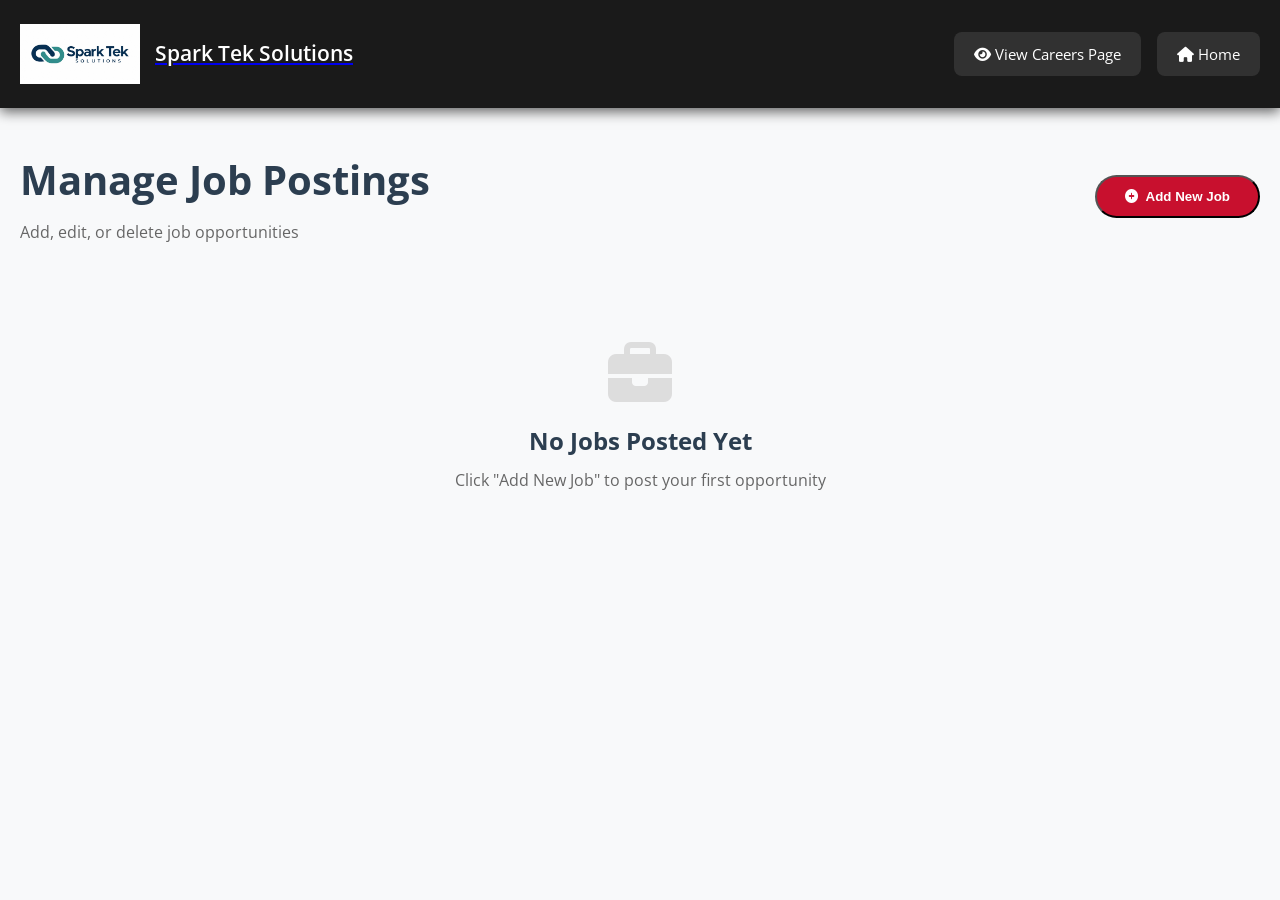
<file: manage-jobs.html>
<!DOCTYPE html>
<html lang="en">
<head>
    <meta charset="UTF-8">
    <meta name="viewport" content="width=device-width, initial-scale=1.0">
    <title>Manage Jobs - Spark Tek Solutions</title>
    <link rel="icon" type="image/x-icon" href="favicon.ico">
    <link rel="icon" type="image/png" sizes="32x32" href="images/favicon-32x32.png">
    <link rel="icon" type="image/png" sizes="16x16" href="images/favicon-16x16.png">
    <link rel="apple-touch-icon" sizes="180x180" href="images/apple-touch-icon.png">
    <link rel="preconnect" href="https://fonts.googleapis.com">
    <link rel="preconnect" href="https://fonts.gstatic.com" crossorigin>
    <link href="https://fonts.googleapis.com/css2?family=Roboto:wght@300;400;500;700;900&family=Open+Sans:wght@300;400;600;700;800&display=swap" rel="stylesheet">
    <link rel="stylesheet" href="https://cdnjs.cloudflare.com/ajax/libs/font-awesome/6.4.0/css/all.min.css">
    <style>
        :root {
            --primary-color: #C8102E;
            --dark-bg: #1a1a1a;
            --white: #ffffff;
            --light-gray: #f8f9fa;
            --text-dark: #2c3e50;
            --text-gray: #666;
        }

        * {
            margin: 0;
            padding: 0;
            box-sizing: border-box;
        }

        body {
            font-family: 'Open Sans', sans-serif;
            line-height: 1.6;
            color: var(--text-dark);
            background: var(--light-gray);
        }

        .container {
            max-width: 1400px;
            margin: 0 auto;
            padding: 0 20px;
        }

        /* Header */
        header {
            background: var(--dark-bg);
            padding: 1.5rem 0;
            box-shadow: 0 4px 12px rgba(0, 0, 0, 0.6);
        }

        .header-content {
            display: flex;
            justify-content: space-between;
            align-items: center;
        }

        .logo {
            display: flex;
            align-items: center;
            gap: 15px;
        }

        .logo img {
            height: 60px;
            width: auto;
        }

        .logo-text {
            font-size: 1.3rem;
            font-weight: 600;
            color: var(--white);
        }

        .header-actions {
            display: flex;
            gap: 1rem;
        }

        .btn-header {
            padding: 10px 20px;
            background: rgba(255, 255, 255, 0.1);
            color: var(--white);
            text-decoration: none;
            border-radius: 8px;
            transition: all 0.3s ease;
            border: none;
            cursor: pointer;
            font-size: 0.95rem;
        }

        .btn-header:hover {
            background: var(--primary-color);
        }

        /* Main Content */
        .main-content {
            padding: 40px 0;
        }

        .page-header {
            display: flex;
            justify-content: space-between;
            align-items: center;
            margin-bottom: 2rem;
        }

        .page-title h1 {
            font-size: 2.5rem;
            font-weight: 700;
            color: var(--text-dark);
        }

        .add-job-btn {
            padding: 12px 28px;
            background: var(--primary-color);
            color: var(--white);
            text-decoration: none;
            border-radius: 50px;
            font-weight: 600;
            transition: all 0.3s ease;
            display: inline-flex;
            align-items: center;
            gap: 0.5rem;
        }

        .add-job-btn:hover {
            background: #A00D25;
            transform: translateY(-2px);
            box-shadow: 0 4px 12px rgba(200, 16, 46, 0.3);
        }

        /* Job Form Modal */
        .modal {
            display: none;
            position: fixed;
            top: 0;
            left: 0;
            width: 100%;
            height: 100%;
            background: rgba(0, 0, 0, 0.7);
            z-index: 2000;
            overflow-y: auto;
        }

        .modal.show {
            display: flex;
            align-items: center;
            justify-content: center;
            padding: 20px;
        }

        .modal-content {
            background: var(--white);
            padding: 2.5rem;
            border-radius: 12px;
            max-width: 800px;
            width: 100%;
            max-height: 90vh;
            overflow-y: auto;
            position: relative;
        }

        .modal-header {
            display: flex;
            justify-content: space-between;
            align-items: center;
            margin-bottom: 2rem;
        }

        .modal-header h2 {
            font-size: 1.8rem;
            color: var(--text-dark);
        }

        .close-modal {
            background: none;
            border: none;
            font-size: 2rem;
            color: var(--text-gray);
            cursor: pointer;
            line-height: 1;
        }

        .close-modal:hover {
            color: var(--primary-color);
        }

        /* Form Styles */
        .form-group {
            margin-bottom: 1.5rem;
        }

        .form-group label {
            display: block;
            font-weight: 600;
            color: var(--text-dark);
            margin-bottom: 0.5rem;
        }

        .required {
            color: var(--primary-color);
        }

        .form-group input,
        .form-group select,
        .form-group textarea {
            width: 100%;
            padding: 12px 15px;
            border: 2px solid #ddd;
            border-radius: 8px;
            font-size: 1rem;
            font-family: 'Open Sans', sans-serif;
        }

        .form-group input:focus,
        .form-group select:focus,
        .form-group textarea:focus {
            outline: none;
            border-color: var(--primary-color);
        }

        .form-group textarea {
            resize: vertical;
            min-height: 100px;
        }

        .form-row {
            display: grid;
            grid-template-columns: 1fr 1fr;
            gap: 1.5rem;
        }

        /* Tags */
        .tags-container {
            display: flex;
            flex-wrap: wrap;
            gap: 0.5rem;
            margin-top: 0.5rem;
        }

        .tag-item {
            display: inline-flex;
            align-items: center;
            gap: 0.5rem;
            padding: 6px 12px;
            background: #f0f0f0;
            border-radius: 20px;
            font-size: 0.9rem;
        }

        .tag-remove {
            cursor: pointer;
            color: var(--primary-color);
            font-weight: bold;
        }

        /* Jobs List */
        .jobs-list {
            display: grid;
            gap: 1.5rem;
        }

        .job-item {
            background: var(--white);
            padding: 2rem;
            border-radius: 12px;
            box-shadow: 0 4px 15px rgba(0, 0, 0, 0.1);
            display: grid;
            grid-template-columns: 1fr auto;
            gap: 2rem;
            align-items: start;
        }

        .job-info h3 {
            font-size: 1.5rem;
            color: var(--text-dark);
            margin-bottom: 0.5rem;
        }

        .job-meta {
            display: flex;
            gap: 1.5rem;
            margin-bottom: 1rem;
            color: var(--text-gray);
            font-size: 0.9rem;
        }

        .job-meta span {
            display: flex;
            align-items: center;
            gap: 0.5rem;
        }

        .job-description {
            color: var(--text-gray);
            margin-bottom: 1rem;
        }

        .job-tags {
            display: flex;
            gap: 0.5rem;
            flex-wrap: wrap;
        }

        .job-tag {
            padding: 4px 12px;
            background: #f0f0f0;
            border-radius: 15px;
            font-size: 0.85rem;
        }

        .job-actions {
            display: flex;
            flex-direction: column;
            gap: 0.75rem;
        }

        .btn {
            padding: 10px 20px;
            border: none;
            border-radius: 8px;
            font-weight: 600;
            cursor: pointer;
            transition: all 0.3s ease;
            display: flex;
            align-items: center;
            gap: 0.5rem;
            justify-content: center;
            text-decoration: none;
        }

        .btn-edit {
            background: #17a2b8;
            color: var(--white);
        }

        .btn-edit:hover {
            background: #138496;
        }

        .btn-delete {
            background: var(--primary-color);
            color: var(--white);
        }

        .btn-delete:hover {
            background: #A00D25;
        }

        .btn-save {
            background: #28a745;
            color: var(--white);
            padding: 14px 32px;
            font-size: 1rem;
        }

        .btn-save:hover {
            background: #218838;
        }

        .btn-cancel {
            background: #6c757d;
            color: var(--white);
            padding: 14px 32px;
            font-size: 1rem;
        }

        .btn-cancel:hover {
            background: #5a6268;
        }

        .empty-state {
            text-align: center;
            padding: 4rem 2rem;
            color: var(--text-gray);
        }

        .empty-state i {
            font-size: 4rem;
            margin-bottom: 1rem;
            color: #ddd;
        }

        .empty-state h3 {
            font-size: 1.5rem;
            margin-bottom: 0.5rem;
            color: var(--text-dark);
        }

        /* Responsive */
        @media (max-width: 768px) {
            .job-item {
                grid-template-columns: 1fr;
            }

            .job-actions {
                flex-direction: row;
            }

            .form-row {
                grid-template-columns: 1fr;
            }

            .page-header {
                flex-direction: column;
                gap: 1rem;
            }
        }
    </style>
</head>
<body>
    <!-- Header -->
    <header>
        <div class="container">
            <div class="header-content">
                <a href="index.html" class="logo">
                    <img src="images/Logo_Spark_Tek_Solutions.jpeg" alt="Spark Tek Solutions">
                    <span class="logo-text">Spark Tek Solutions</span>
                </a>
                <div class="header-actions">
                    <a href="careers.html" class="btn-header">
                        <i class="fas fa-eye"></i> View Careers Page
                    </a>
                    <a href="index.html" class="btn-header">
                        <i class="fas fa-home"></i> Home
                    </a>
                </div>
            </div>
        </div>
    </header>

    <!-- Main Content -->
    <main class="main-content">
        <div class="container">
            <div class="page-header">
                <div class="page-title">
                    <h1>Manage Job Postings</h1>
                    <p style="color: var(--text-gray); margin-top: 0.5rem;">Add, edit, or delete job opportunities</p>
                </div>
                <button class="add-job-btn" onclick="openModal()">
                    <i class="fas fa-plus-circle"></i> Add New Job
                </button>
            </div>

            <!-- Jobs List -->
            <div id="jobsList" class="jobs-list">
                <!-- Jobs will be loaded here -->
            </div>

            <!-- Empty State -->
            <div id="emptyState" class="empty-state" style="display: none;">
                <i class="fas fa-briefcase"></i>
                <h3>No Jobs Posted Yet</h3>
                <p>Click "Add New Job" to post your first opportunity</p>
            </div>
        </div>
    </main>

    <!-- Job Form Modal -->
    <div id="jobModal" class="modal">
        <div class="modal-content">
            <div class="modal-header">
                <h2 id="modalTitle">Add New Job</h2>
                <button class="close-modal" onclick="closeModal()">&times;</button>
            </div>

            <form id="jobForm">
                <input type="hidden" id="jobId">
                
                <div class="form-group">
                    <label for="jobTitle">Job Title <span class="required">*</span></label>
                    <input type="text" id="jobTitle" required placeholder="e.g., Senior Software Engineer">
                </div>

                <div class="form-group">
                    <label for="companyName">Company Name <span class="required">*</span></label>
                    <input type="text" id="companyName" required placeholder="e.g., Spark Tek Solutions">
                </div>

                <div class="form-row">
                    <div class="form-group">
                        <label for="location">Location <span class="required">*</span></label>
                        <input type="text" id="location" required placeholder="e.g., Remote / New York, NY">
                    </div>
                    <div class="form-group">
                        <label for="jobType">Job Type <span class="required">*</span></label>
                        <select id="jobType" required>
                            <option value="">Select type...</option>
                            <option value="Full-Time">Full-Time</option>
                            <option value="Part-Time">Part-Time</option>
                            <option value="Contract">Contract</option>
                            <option value="Internship">Internship</option>
                        </select>
                    </div>
                </div>

                <div class="form-group">
                    <label for="category">Category <span class="required">*</span></label>
                    <select id="category" required>
                        <option value="">Select category...</option>
                        <option value="engineering">Engineering</option>
                        <option value="data">Data & AI</option>
                        <option value="consulting">Consulting</option>
                        <option value="support">Support</option>
                        <option value="design">Design</option>
                        <option value="management">Management</option>
                    </select>
                </div>

                <div class="form-group">
                    <label for="description">Job Description <span class="required">*</span></label>
                    <textarea id="description" required placeholder="Describe the role, responsibilities, and requirements..."></textarea>
                </div>

                <div class="form-group">
                    <label for="tagsInput">Required Skills/Tags</label>
                    <input type="text" id="tagsInput" placeholder="Type a skill and press Enter">
                    <div id="tagsContainer" class="tags-container"></div>
                </div>

                <div class="form-row">
                    <div class="form-group">
                        <label for="salaryMin">Min Salary (Optional)</label>
                        <input type="number" id="salaryMin" placeholder="e.g., 80000">
                    </div>
                    <div class="form-group">
                        <label for="salaryMax">Max Salary (Optional)</label>
                        <input type="number" id="salaryMax" placeholder="e.g., 120000">
                    </div>
                </div>

                <div class="form-group">
                    <label for="applyLink">Application Email/Link <span class="required">*</span></label>
                    <input type="text" id="applyLink" required placeholder="e.g., careers@usaura.com">
                </div>

                <div style="display: flex; gap: 1rem; margin-top: 2rem;">
                    <button type="submit" class="btn btn-save">
                        <i class="fas fa-save"></i> Save Job
                    </button>
                    <button type="button" class="btn btn-cancel" onclick="closeModal()">
                        <i class="fas fa-times"></i> Cancel
                    </button>
                </div>
            </form>
        </div>
    </div>

    <script>
        let jobs = [];
        let tags = [];
        let editingJobId = null;

        // Load jobs on page load
        window.addEventListener('DOMContentLoaded', () => {
            loadJobs();
            setupTagInput();
        });

        function loadJobs() {
            jobs = JSON.parse(localStorage.getItem('jobPostings') || '[]');
            displayJobs();
        }

        function displayJobs() {
            const jobsList = document.getElementById('jobsList');
            const emptyState = document.getElementById('emptyState');

            if (jobs.length === 0) {
                jobsList.innerHTML = '';
                emptyState.style.display = 'block';
                return;
            }

            emptyState.style.display = 'none';
            jobsList.innerHTML = jobs.map(job => `
                <div class="job-item">
                    <div class="job-info">
                        <h3>${job.title}</h3>
                        <div class="job-meta">
                            <span><i class="fas fa-building"></i> ${job.companyName || 'Spark Tek Solutions'}</span>
                            <span><i class="fas fa-map-marker-alt"></i> ${job.location}</span>
                            <span><i class="fas fa-briefcase"></i> ${job.type}</span>
                            <span><i class="fas fa-tag"></i> ${job.category}</span>
                        </div>
                        <p class="job-description">${job.description}</p>
                        ${job.tags && job.tags.length > 0 ? `
                            <div class="job-tags">
                                ${job.tags.map(tag => `<span class="job-tag">${tag}</span>`).join('')}
                            </div>
                        ` : ''}
                    </div>
                    <div class="job-actions">
                        <button class="btn btn-edit" onclick="editJob(${job.id})">
                            <i class="fas fa-edit"></i> Edit
                        </button>
                        <button class="btn btn-delete" onclick="deleteJob(${job.id})">
                            <i class="fas fa-trash"></i> Delete
                        </button>
                    </div>
                </div>
            `).join('');
        }

        function openModal(jobId = null) {
            const modal = document.getElementById('jobModal');
            const modalTitle = document.getElementById('modalTitle');
            const form = document.getElementById('jobForm');

            if (jobId) {
                editingJobId = jobId;
                const job = jobs.find(j => j.id === jobId);
                if (job) {
                    modalTitle.textContent = 'Edit Job';
                    document.getElementById('jobId').value = job.id;
                    document.getElementById('jobTitle').value = job.title;
                    document.getElementById('companyName').value = job.companyName || 'Spark Tek Solutions';
                    document.getElementById('location').value = job.location;
                    document.getElementById('jobType').value = job.type;
                    document.getElementById('category').value = job.category;
                    document.getElementById('description').value = job.description;
                    document.getElementById('salaryMin').value = job.salaryMin || '';
                    document.getElementById('salaryMax').value = job.salaryMax || '';
                    document.getElementById('applyLink').value = job.applyLink;
                    tags = job.tags || [];
                    updateTagsDisplay();
                }
            } else {
                editingJobId = null;
                modalTitle.textContent = 'Add New Job';
                form.reset();
                tags = [];
                updateTagsDisplay();
            }

            modal.classList.add('show');
        }

        function closeModal() {
            const modal = document.getElementById('jobModal');
            modal.classList.remove('show');
            document.getElementById('jobForm').reset();
            tags = [];
            updateTagsDisplay();
            editingJobId = null;
        }

        function setupTagInput() {
            const tagsInput = document.getElementById('tagsInput');
            tagsInput.addEventListener('keypress', function(e) {
                if (e.key === 'Enter') {
                    e.preventDefault();
                    const tag = this.value.trim();
                    if (tag && !tags.includes(tag)) {
                        tags.push(tag);
                        updateTagsDisplay();
                        this.value = '';
                    }
                }
            });
        }

        function updateTagsDisplay() {
            const tagsContainer = document.getElementById('tagsContainer');
            tagsContainer.innerHTML = tags.map((tag, index) => `
                <span class="tag-item">
                    ${tag}
                    <span class="tag-remove" onclick="removeTag(${index})">×</span>
                </span>
            `).join('');
        }

        function removeTag(index) {
            tags.splice(index, 1);
            updateTagsDisplay();
        }

        // Form submission
        document.getElementById('jobForm').addEventListener('submit', function(e) {
            e.preventDefault();

            const jobData = {
                id: editingJobId || Date.now(),
                title: document.getElementById('jobTitle').value,
                companyName: document.getElementById('companyName').value,
                location: document.getElementById('location').value,
                type: document.getElementById('jobType').value,
                category: document.getElementById('category').value,
                description: document.getElementById('description').value,
                tags: tags,
                salaryMin: document.getElementById('salaryMin').value,
                salaryMax: document.getElementById('salaryMax').value,
                applyLink: document.getElementById('applyLink').value,
                postedDate: editingJobId ? jobs.find(j => j.id === editingJobId).postedDate : new Date().toISOString()
            };

            if (editingJobId) {
                // Update existing job
                const index = jobs.findIndex(j => j.id === editingJobId);
                jobs[index] = jobData;
            } else {
                // Add new job
                jobs.unshift(jobData);
            }

            // Save to localStorage
            localStorage.setItem('jobPostings', JSON.stringify(jobs));

            // Close modal and refresh list
            closeModal();
            displayJobs();

            // Show success message
            alert(editingJobId ? 'Job updated successfully!' : 'Job posted successfully!');
        });

        function editJob(jobId) {
            openModal(jobId);
        }

        function deleteJob(jobId) {
            if (confirm('Are you sure you want to delete this job posting?')) {
                jobs = jobs.filter(j => j.id !== jobId);
                localStorage.setItem('jobPostings', JSON.stringify(jobs));
                displayJobs();
            }
        }

        // Close modal when clicking outside
        window.addEventListener('click', function(e) {
            const modal = document.getElementById('jobModal');
            if (e.target === modal) {
                closeModal();
            }
        });
    </script>
</body>
</html>
</file>
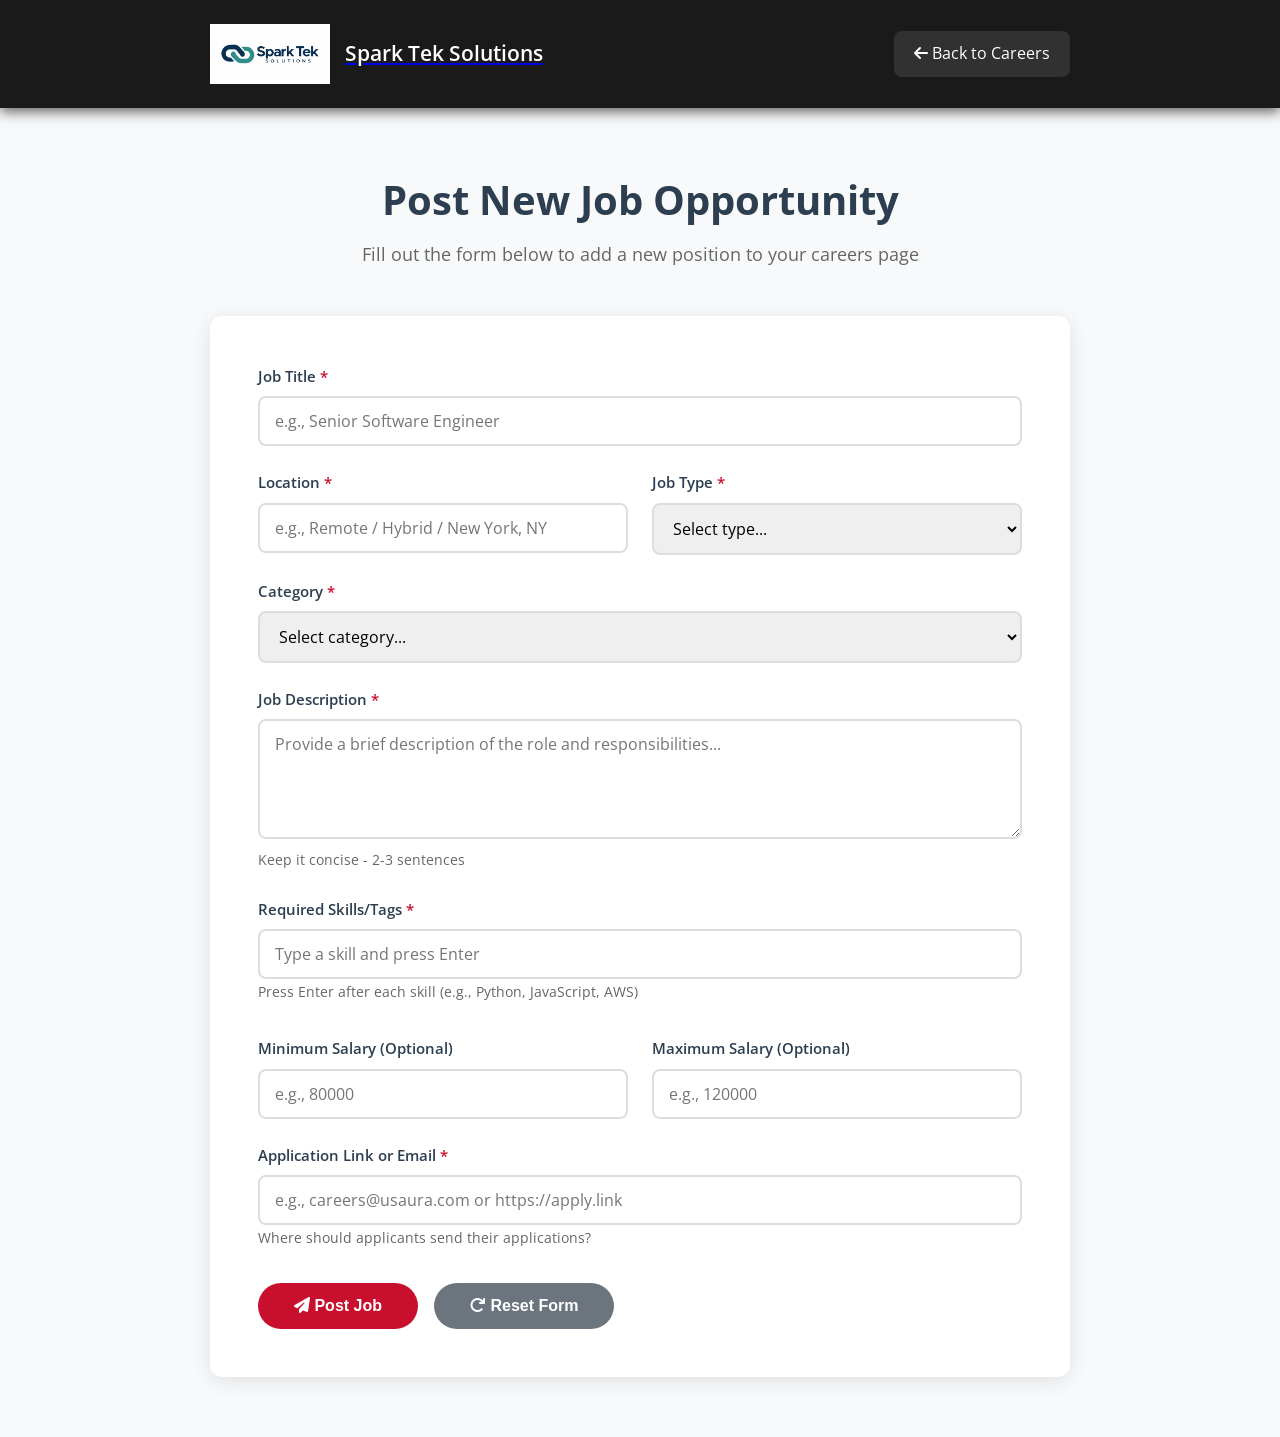
<file: post-job.html>
<!DOCTYPE html>
<html lang="en">
<head>
    <meta charset="UTF-8">
    <meta name="viewport" content="width=device-width, initial-scale=1.0">
    <title>Post Job Opportunity - Spark Tek Solutions</title>
    <link rel="icon" type="image/x-icon" href="favicon.ico">
    <link rel="icon" type="image/png" sizes="32x32" href="images/favicon-32x32.png">
    <link rel="icon" type="image/png" sizes="16x16" href="images/favicon-16x16.png">
    <link rel="apple-touch-icon" sizes="180x180" href="images/apple-touch-icon.png">
    <link rel="preconnect" href="https://fonts.googleapis.com">
    <link rel="preconnect" href="https://fonts.gstatic.com" crossorigin>
    <link href="https://fonts.googleapis.com/css2?family=Roboto:wght@300;400;500;700;900&family=Open+Sans:wght@300;400;600;700;800&display=swap" rel="stylesheet">
    <link rel="stylesheet" href="https://cdnjs.cloudflare.com/ajax/libs/font-awesome/6.4.0/css/all.min.css">
    <style>
        :root {
            --primary-color: #C8102E;
            --dark-bg: #1a1a1a;
            --white: #ffffff;
            --light-gray: #f8f9fa;
            --text-dark: #2c3e50;
            --text-gray: #666;
        }

        * {
            margin: 0;
            padding: 0;
            box-sizing: border-box;
        }

        body {
            font-family: 'Open Sans', sans-serif;
            line-height: 1.6;
            color: var(--text-dark);
            background: var(--light-gray);
        }

        .container {
            max-width: 900px;
            margin: 0 auto;
            padding: 0 20px;
        }

        /* Header */
        header {
            background: var(--dark-bg);
            padding: 1.5rem 0;
            box-shadow: 0 4px 12px rgba(0, 0, 0, 0.6);
        }

        .header-content {
            display: flex;
            justify-content: space-between;
            align-items: center;
        }

        .logo {
            display: flex;
            align-items: center;
            gap: 15px;
        }

        .logo img {
            height: 60px;
            width: auto;
        }

        .logo-text {
            font-size: 1.3rem;
            font-weight: 600;
            color: var(--white);
        }

        .back-link {
            color: var(--white);
            text-decoration: none;
            padding: 10px 20px;
            background: rgba(255, 255, 255, 0.1);
            border-radius: 8px;
            transition: all 0.3s ease;
        }

        .back-link:hover {
            background: var(--primary-color);
        }

        /* Main Content */
        .main-content {
            padding: 60px 0;
        }

        .page-title {
            text-align: center;
            margin-bottom: 3rem;
        }

        .page-title h1 {
            font-size: 2.5rem;
            font-weight: 700;
            color: var(--text-dark);
            margin-bottom: 0.5rem;
        }

        .page-title p {
            font-size: 1.1rem;
            color: var(--text-gray);
        }

        /* Form Card */
        .form-card {
            background: var(--white);
            padding: 3rem;
            border-radius: 12px;
            box-shadow: 0 4px 20px rgba(0, 0, 0, 0.1);
        }

        .form-group {
            margin-bottom: 1.5rem;
        }

        .form-group label {
            display: block;
            font-weight: 600;
            color: var(--text-dark);
            margin-bottom: 0.5rem;
            font-size: 0.95rem;
        }

        .required {
            color: var(--primary-color);
        }

        .form-group input,
        .form-group select,
        .form-group textarea {
            width: 100%;
            padding: 12px 15px;
            border: 2px solid #ddd;
            border-radius: 8px;
            font-size: 1rem;
            font-family: 'Open Sans', sans-serif;
            transition: border-color 0.3s ease;
        }

        .form-group input:focus,
        .form-group select:focus,
        .form-group textarea:focus {
            outline: none;
            border-color: var(--primary-color);
        }

        .form-group textarea {
            resize: vertical;
            min-height: 120px;
        }

        .form-row {
            display: grid;
            grid-template-columns: 1fr 1fr;
            gap: 1.5rem;
        }

        .tags-input-wrapper {
            position: relative;
        }

        .tags-container {
            display: flex;
            flex-wrap: wrap;
            gap: 0.5rem;
            margin-top: 0.5rem;
        }

        .tag-item {
            display: inline-flex;
            align-items: center;
            gap: 0.5rem;
            padding: 6px 12px;
            background: #f0f0f0;
            border-radius: 20px;
            font-size: 0.9rem;
        }

        .tag-remove {
            cursor: pointer;
            color: var(--primary-color);
            font-weight: bold;
        }

        .help-text {
            font-size: 0.85rem;
            color: var(--text-gray);
            margin-top: 0.3rem;
        }

        /* Buttons */
        .form-actions {
            display: flex;
            gap: 1rem;
            margin-top: 2rem;
        }

        .btn {
            padding: 14px 36px;
            border: none;
            border-radius: 50px;
            font-size: 1rem;
            font-weight: 600;
            cursor: pointer;
            transition: all 0.3s ease;
            text-decoration: none;
            display: inline-block;
        }

        .btn-primary {
            background: var(--primary-color);
            color: var(--white);
        }

        .btn-primary:hover {
            background: #A00D25;
            transform: translateY(-2px);
            box-shadow: 0 4px 12px rgba(200, 16, 46, 0.3);
        }

        .btn-secondary {
            background: #6c757d;
            color: var(--white);
        }

        .btn-secondary:hover {
            background: #5a6268;
        }

        /* Success Message */
        .success-message {
            display: none;
            padding: 1.5rem;
            background: #d4edda;
            border: 1px solid #c3e6cb;
            border-radius: 8px;
            color: #155724;
            margin-bottom: 2rem;
            text-align: center;
        }

        .success-message.show {
            display: block;
        }

        /* Responsive */
        @media (max-width: 768px) {
            .form-card {
                padding: 2rem 1.5rem;
            }

            .form-row {
                grid-template-columns: 1fr;
            }

            .page-title h1 {
                font-size: 2rem;
            }

            .form-actions {
                flex-direction: column;
            }

            .btn {
                width: 100%;
            }
        }
    </style>
</head>
<body>
    <!-- Header -->
    <header>
        <div class="container">
            <div class="header-content">
                <a href="index.html" class="logo">
                    <img src="images/Logo_Spark_Tek_Solutions.jpeg" alt="Spark Tek Solutions">
                    <span class="logo-text">Spark Tek Solutions</span>
                </a>
                <a href="careers.html" class="back-link">
                    <i class="fas fa-arrow-left"></i> Back to Careers
                </a>
            </div>
        </div>
    </header>

    <!-- Main Content -->
    <main class="main-content">
        <div class="container">
            <div class="page-title">
                <h1>Post New Job Opportunity</h1>
                <p>Fill out the form below to add a new position to your careers page</p>
            </div>

            <!-- Success Message -->
            <div id="successMessage" class="success-message">
                <i class="fas fa-check-circle"></i>
                <strong>Success!</strong> Job posted successfully. <a href="careers.html">View on Careers Page</a>
            </div>

            <!-- Job Posting Form -->
            <div class="form-card">
                <form id="jobPostingForm">
                    <!-- Job Title -->
                    <div class="form-group">
                        <label for="jobTitle">Job Title <span class="required">*</span></label>
                        <input type="text" id="jobTitle" name="jobTitle" required placeholder="e.g., Senior Software Engineer">
                    </div>

                    <!-- Row: Location & Job Type -->
                    <div class="form-row">
                        <div class="form-group">
                            <label for="location">Location <span class="required">*</span></label>
                            <input type="text" id="location" name="location" required placeholder="e.g., Remote / Hybrid / New York, NY">
                        </div>
                        <div class="form-group">
                            <label for="jobType">Job Type <span class="required">*</span></label>
                            <select id="jobType" name="jobType" required>
                                <option value="">Select type...</option>
                                <option value="Full-Time">Full-Time</option>
                                <option value="Part-Time">Part-Time</option>
                                <option value="Contract">Contract</option>
                                <option value="Internship">Internship</option>
                            </select>
                        </div>
                    </div>

                    <!-- Category -->
                    <div class="form-group">
                        <label for="category">Category <span class="required">*</span></label>
                        <select id="category" name="category" required>
                            <option value="">Select category...</option>
                            <option value="engineering">Engineering</option>
                            <option value="data">Data & AI</option>
                            <option value="consulting">Consulting</option>
                            <option value="support">Support</option>
                            <option value="design">Design</option>
                            <option value="management">Management</option>
                        </select>
                    </div>

                    <!-- Job Description -->
                    <div class="form-group">
                        <label for="description">Job Description <span class="required">*</span></label>
                        <textarea id="description" name="description" required placeholder="Provide a brief description of the role and responsibilities..."></textarea>
                        <span class="help-text">Keep it concise - 2-3 sentences</span>
                    </div>

                    <!-- Skills/Tags -->
                    <div class="form-group">
                        <label for="tagsInput">Required Skills/Tags <span class="required">*</span></label>
                        <div class="tags-input-wrapper">
                            <input type="text" id="tagsInput" placeholder="Type a skill and press Enter">
                            <span class="help-text">Press Enter after each skill (e.g., Python, JavaScript, AWS)</span>
                            <div id="tagsContainer" class="tags-container"></div>
                        </div>
                        <input type="hidden" id="tagsHidden" name="tags">
                    </div>

                    <!-- Salary Range (Optional) -->
                    <div class="form-row">
                        <div class="form-group">
                            <label for="salaryMin">Minimum Salary (Optional)</label>
                            <input type="number" id="salaryMin" name="salaryMin" placeholder="e.g., 80000">
                        </div>
                        <div class="form-group">
                            <label for="salaryMax">Maximum Salary (Optional)</label>
                            <input type="number" id="salaryMax" name="salaryMax" placeholder="e.g., 120000">
                        </div>
                    </div>

                    <!-- Application Email/Link -->
                    <div class="form-group">
                        <label for="applyLink">Application Link or Email <span class="required">*</span></label>
                        <input type="text" id="applyLink" name="applyLink" required placeholder="e.g., careers@usaura.com or https://apply.link">
                        <span class="help-text">Where should applicants send their applications?</span>
                    </div>

                    <!-- Form Actions -->
                    <div class="form-actions">
                        <button type="submit" class="btn btn-primary">
                            <i class="fas fa-paper-plane"></i> Post Job
                        </button>
                        <button type="button" class="btn btn-secondary" onclick="document.getElementById('jobPostingForm').reset(); tags = []; updateTagsDisplay();">
                            <i class="fas fa-redo"></i> Reset Form
                        </button>
                    </div>
                </form>
            </div>

            <!-- Preview Section -->
            <div id="previewSection" style="margin-top: 3rem; display: none;">
                <h2 style="text-align: center; margin-bottom: 2rem; color: var(--text-dark);">Preview</h2>
                <div id="jobPreview" class="form-card"></div>
            </div>
        </div>
    </main>

    <script>
        // Tags Management
        let tags = [];
        const tagsInput = document.getElementById('tagsInput');
        const tagsContainer = document.getElementById('tagsContainer');
        const tagsHidden = document.getElementById('tagsHidden');

        tagsInput.addEventListener('keypress', function(e) {
            if (e.key === 'Enter') {
                e.preventDefault();
                const tag = this.value.trim();
                if (tag && !tags.includes(tag)) {
                    tags.push(tag);
                    updateTagsDisplay();
                    this.value = '';
                }
            }
        });

        function updateTagsDisplay() {
            tagsContainer.innerHTML = tags.map((tag, index) => `
                <span class="tag-item">
                    ${tag}
                    <span class="tag-remove" onclick="removeTag(${index})">×</span>
                </span>
            `).join('');
            tagsHidden.value = tags.join(',');
        }

        function removeTag(index) {
            tags.splice(index, 1);
            updateTagsDisplay();
        }

        // Form Submission
        document.getElementById('jobPostingForm').addEventListener('submit', function(e) {
            e.preventDefault();

            // Validate tags
            if (tags.length === 0) {
                alert('Please add at least one skill/tag');
                return;
            }

            // Collect form data
            const formData = {
                title: document.getElementById('jobTitle').value,
                location: document.getElementById('location').value,
                type: document.getElementById('jobType').value,
                category: document.getElementById('category').value,
                description: document.getElementById('description').value,
                tags: tags,
                salaryMin: document.getElementById('salaryMin').value,
                salaryMax: document.getElementById('salaryMax').value,
                applyLink: document.getElementById('applyLink').value,
                postedDate: new Date().toISOString(),
                id: Date.now()
            };

            // Save to localStorage (you can replace this with backend API call)
            let jobs = JSON.parse(localStorage.getItem('jobPostings') || '[]');
            jobs.unshift(formData);
            localStorage.setItem('jobPostings', JSON.stringify(jobs));

            // Show success message
            document.getElementById('successMessage').classList.add('show');
            
            // Reset form
            this.reset();
            tags = [];
            updateTagsDisplay();

            // Scroll to success message
            window.scrollTo({ top: 0, behavior: 'smooth' });

            // Generate preview
            generatePreview(formData);
        });

        function generatePreview(data) {
            const previewSection = document.getElementById('previewSection');
            const previewContent = document.getElementById('jobPreview');
            
            const salaryRange = data.salaryMin && data.salaryMax 
                ? `<p><strong>Salary:</strong> $${parseInt(data.salaryMin).toLocaleString()} - $${parseInt(data.salaryMax).toLocaleString()}</p>`
                : '';

            previewContent.innerHTML = `
                <h3 style="color: var(--text-dark); margin-bottom: 1rem;">${data.title}</h3>
                <div style="display: flex; gap: 1.5rem; margin-bottom: 1rem; color: var(--text-gray); font-size: 0.9rem;">
                    <span><i class="fas fa-map-marker-alt" style="color: var(--primary-color);"></i> ${data.location}</span>
                    <span><i class="fas fa-briefcase" style="color: var(--primary-color);"></i> ${data.type}</span>
                    <span><i class="fas fa-clock" style="color: var(--primary-color);"></i> Just posted</span>
                </div>
                <p style="color: var(--text-gray); margin-bottom: 1rem;">${data.description}</p>
                ${salaryRange}
                <div style="display: flex; gap: 0.5rem; flex-wrap: wrap; margin-bottom: 1.5rem;">
                    ${data.tags.map(tag => `<span style="padding: 6px 14px; background: #f0f0f0; border-radius: 20px; font-size: 0.85rem;">${tag}</span>`).join('')}
                </div>
                <a href="${data.applyLink}" style="display: inline-block; padding: 12px 32px; background: var(--primary-color); color: white; text-decoration: none; border-radius: 50px; font-weight: 600;">Apply Now</a>
            `;
            
            previewSection.style.display = 'block';
        }

        // Export Jobs as JSON (for backup/download)
        function exportJobs() {
            const jobs = localStorage.getItem('jobPostings');
            if (jobs) {
                const blob = new Blob([jobs], { type: 'application/json' });
                const url = URL.createObjectURL(blob);
                const a = document.createElement('a');
                a.href = url;
                a.download = 'job-postings.json';
                a.click();
            }
        }
    </script>
</body>
</html>
</file>
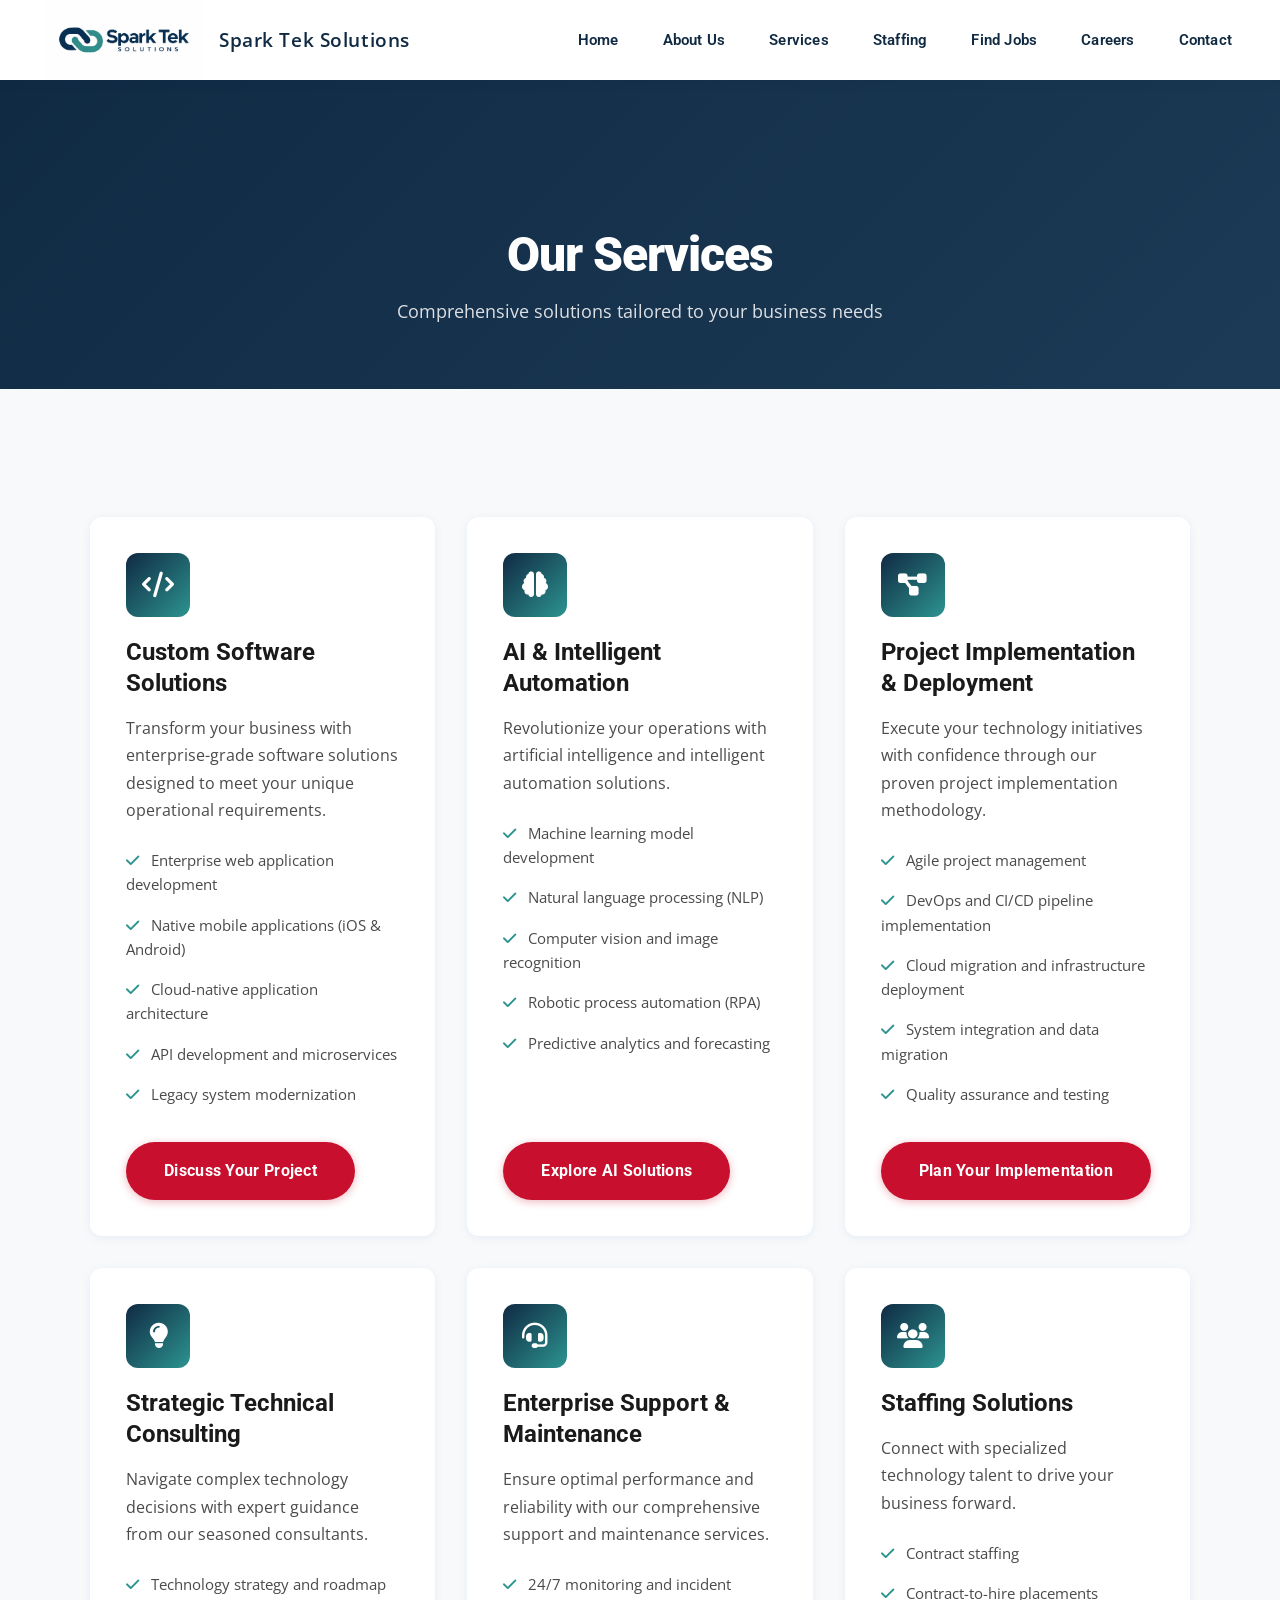
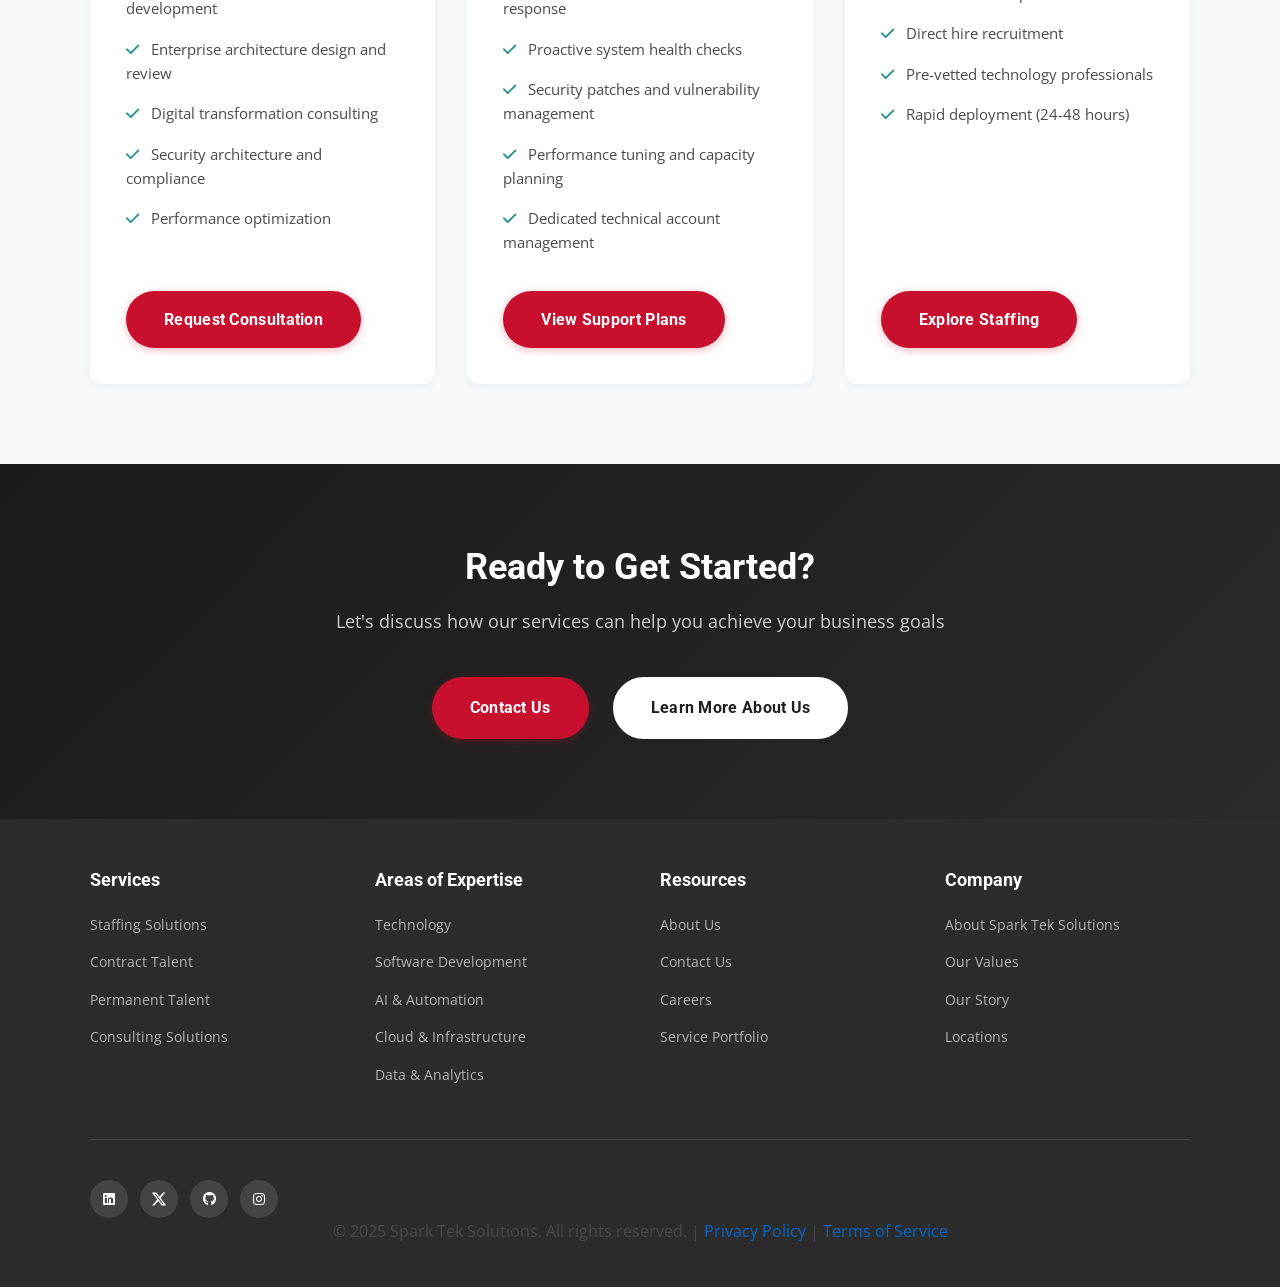
<file: services.html>
<!DOCTYPE html>
<html lang="en">

<head>
    <meta charset="UTF-8">
    <meta name="viewport" content="width=device-width, initial-scale=1.0, viewport-fit=cover">
    <meta name="description"
        content="Our Services - Spark Tek Solutions offers comprehensive staffing, software development, AI automation, and technical consulting services.">
    <meta http-equiv="X-UA-Compatible" content="IE=edge">

    <!-- Open Graph -->
    <meta property="og:type" content="website">
    <meta property="og:title" content="Our Services - Spark Tek Solutions">
    <meta property="og:description" content="Comprehensive solutions tailored to your business needs">

    <title>Our Services - Spark Tek Solutions</title>

    <!-- Favicon -->
    <link rel="icon" type="image/x-icon" href="favicon.ico">
    <link rel="icon" type="image/png" sizes="32x32" href="images/favicon-32x32.png">
    <link rel="icon" type="image/png" sizes="16x16" href="images/favicon-16x16.png">
    <link rel="apple-touch-icon" sizes="180x180" href="images/apple-touch-icon.png">

    <!-- Preconnect for performance -->
    <link rel="preconnect" href="https://fonts.googleapis.com">
    <link rel="preconnect" href="https://fonts.gstatic.com" crossorigin>
    <link rel="preconnect" href="https://images.unsplash.com">

    <!-- Google Fonts -->
    <link href="https://fonts.googleapis.com/css2?family=Roboto:wght@300;400;500;700;900&display=swap" rel="stylesheet">
    <link href="https://fonts.googleapis.com/css2?family=Open+Sans:wght@300;400;600;700;800&display=swap"
        rel="stylesheet">

    <!-- Font Awesome -->
    <link rel="stylesheet" href="https://cdnjs.cloudflare.com/ajax/libs/font-awesome/6.4.0/css/all.min.css">

    <!-- Main Stylesheet -->
    <link rel="stylesheet" href="styles.css">
</head>

<body>
    <!-- Header -->
    <header>
        <nav>
            <a href="index.html" class="logo">
                <img src="images/Logo_Spark_Tek_Solutions.jpeg" alt="Spark Tek Solutions">
                <span class="logo-text">Spark Tek Solutions</span>
            </a>
            <ul class="nav-menu" id="navMenu">
                <li><a href="index.html" class="nav-link">Home</a></li>
                <li><a href="about.html" class="nav-link">About Us</a></li>
                <li><a href="services.html" class="nav-link active">Services</a></li>
                <li><a href="index.html#staffing" class="nav-link">Staffing</a></li>
                <li><a href="jobs.html" class="nav-link">Find Jobs</a></li>
                <li><a href="careers.html" class="nav-link">Careers</a></li>
                <li><a href="contact.html" class="nav-link">Contact</a></li>
            </ul>
            <div class="hamburger" id="hamburger">
                <span></span>
                <span></span>
                <span></span>
            </div>
        </nav>
    </header>

    <!-- Page Hero -->
    <section class="page-hero">
        <div class="container">
            <h1>Our Services</h1>
            <p class="hero-subtitle">Comprehensive solutions tailored to your business needs</p>
        </div>
    </section>

    <!-- Services Overview -->
    <section class="services-overview">
        <div class="container">
            <div class="services-grid-large">
                <div class="service-card-large">
                    <div class="service-icon-large">
                        <i class="fas fa-code"></i>
                    </div>
                    <h3>Custom Software Solutions</h3>
                    <p>Transform your business with enterprise-grade software solutions designed to meet your unique
                        operational requirements.</p>
                    <ul class="service-features">
                        <li><i class="fas fa-check"></i> Enterprise web application development</li>
                        <li><i class="fas fa-check"></i> Native mobile applications (iOS & Android)</li>
                        <li><i class="fas fa-check"></i> Cloud-native application architecture</li>
                        <li><i class="fas fa-check"></i> API development and microservices</li>
                        <li><i class="fas fa-check"></i> Legacy system modernization</li>
                    </ul>
                    <a href="contact.html" class="btn btn-primary">Discuss Your Project</a>
                </div>

                <div class="service-card-large">
                    <div class="service-icon-large">
                        <i class="fas fa-brain"></i>
                    </div>
                    <h3>AI & Intelligent Automation</h3>
                    <p>Revolutionize your operations with artificial intelligence and intelligent automation solutions.
                    </p>
                    <ul class="service-features">
                        <li><i class="fas fa-check"></i> Machine learning model development</li>
                        <li><i class="fas fa-check"></i> Natural language processing (NLP)</li>
                        <li><i class="fas fa-check"></i> Computer vision and image recognition</li>
                        <li><i class="fas fa-check"></i> Robotic process automation (RPA)</li>
                        <li><i class="fas fa-check"></i> Predictive analytics and forecasting</li>
                    </ul>
                    <a href="contact.html" class="btn btn-primary">Explore AI Solutions</a>
                </div>

                <div class="service-card-large">
                    <div class="service-icon-large">
                        <i class="fas fa-project-diagram"></i>
                    </div>
                    <h3>Project Implementation & Deployment</h3>
                    <p>Execute your technology initiatives with confidence through our proven project implementation
                        methodology.</p>
                    <ul class="service-features">
                        <li><i class="fas fa-check"></i> Agile project management</li>
                        <li><i class="fas fa-check"></i> DevOps and CI/CD pipeline implementation</li>
                        <li><i class="fas fa-check"></i> Cloud migration and infrastructure deployment</li>
                        <li><i class="fas fa-check"></i> System integration and data migration</li>
                        <li><i class="fas fa-check"></i> Quality assurance and testing</li>
                    </ul>
                    <a href="contact.html" class="btn btn-primary">Plan Your Implementation</a>
                </div>

                <div class="service-card-large">
                    <div class="service-icon-large">
                        <i class="fas fa-lightbulb"></i>
                    </div>
                    <h3>Strategic Technical Consulting</h3>
                    <p>Navigate complex technology decisions with expert guidance from our seasoned consultants.</p>
                    <ul class="service-features">
                        <li><i class="fas fa-check"></i> Technology strategy and roadmap development</li>
                        <li><i class="fas fa-check"></i> Enterprise architecture design and review</li>
                        <li><i class="fas fa-check"></i> Digital transformation consulting</li>
                        <li><i class="fas fa-check"></i> Security architecture and compliance</li>
                        <li><i class="fas fa-check"></i> Performance optimization</li>
                    </ul>
                    <a href="contact.html" class="btn btn-primary">Request Consultation</a>
                </div>

                <div class="service-card-large">
                    <div class="service-icon-large">
                        <i class="fas fa-headset"></i>
                    </div>
                    <h3>Enterprise Support & Maintenance</h3>
                    <p>Ensure optimal performance and reliability with our comprehensive support and maintenance
                        services.</p>
                    <ul class="service-features">
                        <li><i class="fas fa-check"></i> 24/7 monitoring and incident response</li>
                        <li><i class="fas fa-check"></i> Proactive system health checks</li>
                        <li><i class="fas fa-check"></i> Security patches and vulnerability management</li>
                        <li><i class="fas fa-check"></i> Performance tuning and capacity planning</li>
                        <li><i class="fas fa-check"></i> Dedicated technical account management</li>
                    </ul>
                    <a href="contact.html" class="btn btn-primary">View Support Plans</a>
                </div>

                <div class="service-card-large">
                    <div class="service-icon-large">
                        <i class="fas fa-users"></i>
                    </div>
                    <h3>Staffing Solutions</h3>
                    <p>Connect with specialized technology talent to drive your business forward.</p>
                    <ul class="service-features">
                        <li><i class="fas fa-check"></i> Contract staffing</li>
                        <li><i class="fas fa-check"></i> Contract-to-hire placements</li>
                        <li><i class="fas fa-check"></i> Direct hire recruitment</li>
                        <li><i class="fas fa-check"></i> Pre-vetted technology professionals</li>
                        <li><i class="fas fa-check"></i> Rapid deployment (24-48 hours)</li>
                    </ul>
                    <a href="index.html#staffing" class="btn btn-primary">Explore Staffing</a>
                </div>
            </div>
        </div>
    </section>

    <!-- Call to Action -->
    <section class="cta-section">
        <div class="container">
            <h2>Ready to Get Started?</h2>
            <p>Let's discuss how our services can help you achieve your business goals</p>
            <div class="cta-buttons">
                <a href="contact.html" class="btn btn-primary btn-large">Contact Us</a>
                <a href="about.html" class="btn btn-secondary btn-large">Learn More About Us</a>
            </div>
        </div>
    </section>

    <!-- Footer -->
    <footer>
        <div class="container">
            <div class="footer-content">
                <div class="footer-section">
                    <h3>Services</h3>
                    <ul>
                        <li><a href="index.html#staffing">Staffing Solutions</a></li>
                        <li><a href="index.html#staffing">Contract Talent</a></li>
                        <li><a href="index.html#staffing">Permanent Talent</a></li>
                        <li><a href="services.html">Consulting Solutions</a></li>
                    </ul>
                </div>
                <div class="footer-section">
                    <h3>Areas of Expertise</h3>
                    <ul>
                        <li><a href="index.html#staffing">Technology</a></li>
                        <li><a href="services.html">Software Development</a></li>
                        <li><a href="services.html">AI & Automation</a></li>
                        <li><a href="services.html">Cloud & Infrastructure</a></li>
                        <li><a href="services.html">Data & Analytics</a></li>
                    </ul>
                </div>
                <div class="footer-section">
                    <h3>Resources</h3>
                    <ul>
                        <li><a href="about.html">About Us</a></li>
                        <li><a href="contact.html">Contact Us</a></li>
                        <li><a href="careers.html">Careers</a></li>
                        <li><a href="services.html">Service Portfolio</a></li>
                    </ul>
                </div>
                <div class="footer-section">
                    <h3>Company</h3>
                    <ul>
                        <li><a href="about.html">About Spark Tek Solutions</a></li>
                        <li><a href="about.html">Our Values</a></li>
                        <li><a href="about.html">Our Story</a></li>
                        <li><a href="contact.html">Locations</a></li>
                    </ul>
                </div>
            </div>
            <div class="footer-bottom">
                <div class="social-links">
                    <a href="#" aria-label="LinkedIn"><i class="fab fa-linkedin"></i></a>
                    <a href="#" aria-label="X (Twitter)">
                        <svg style="width: 16px; height: 16px; fill: currentColor;" viewBox="0 0 24 24"
                            xmlns="http://www.w3.org/2000/svg">
                            <path
                                d="M18.244 2.25h3.308l-7.227 8.26 8.502 11.24H16.17l-5.214-6.817L4.99 21.75H1.68l7.73-8.835L1.254 2.25H8.08l4.713 6.231zm-1.161 17.52h1.833L7.084 4.126H5.117z" />
                        </svg>
                    </a>
                    <a href="#" aria-label="GitHub"><i class="fab fa-github"></i></a>
                    <a href="#" aria-label="Instagram"><i class="fab fa-instagram"></i></a>
                </div>
                <p>&copy; 2025 Spark Tek Solutions. All rights reserved. | <a href="#">Privacy Policy</a> | <a
                        href="#">Terms of Service</a></p>
            </div>
        </div>
    </footer>

    <!-- JavaScript -->
    <script src="script.js"></script>
</body>

</html>
</file>
<file: styles.css>
﻿        /* ==================== */
        /* CSS Variables */
        /* ==================== */
        :root {
            --primary-color: #0066CC;
            --secondary-color: #004B87;
            --accent-color: #3399FF;
            --white: #ffffff;
            --black: #000000;
            --light-blue: #F0F7FF;
            --text-primary: #1a1a1a;
            --text-secondary: #4a4a4a;
            --text-light: #6b6b6b;
            --border-color: #e0e8f0;
            --shadow-sm: 0 2px 10px rgba(0, 102, 204, 0.08);
            --shadow-md: 0 5px 20px rgba(0, 102, 204, 0.12);
            --shadow-lg: 0 10px 40px rgba(0, 102, 204, 0.15);
            /* Brand colors sampled from the Spark Tek Solutions logo */
            --nav-navy: #102a43;
            --nav-teal: #2c9490;
            --header-height: 80px;
            --header-height-mobile: 72px;
        }

        /* ==================== */
        /* Reset & Base Styles */
        /* ==================== */
        * {
            margin: 0;
            padding: 0;
            box-sizing: border-box;
        }

        html {
            scroll-behavior: smooth;
            font-size: 16px;
            -webkit-font-smoothing: antialiased;
            -moz-osx-font-smoothing: grayscale;
        }

        body {
            font-family: 'Open Sans', -apple-system, BlinkMacSystemFont, 'Segoe UI', sans-serif;
            background: var(--white);
            color: var(--text-primary);
            line-height: 1.6;
            overflow-x: hidden;
            font-size: 16px;
            -webkit-tap-highlight-color: transparent;
        }

        /* Performance optimizations */
        img {
            max-width: 100%;
            height: auto;
            display: block;
        }

        img[loading="lazy"] {
            opacity: 0;
            transition: opacity 0.3s;
        }

        img[loading="lazy"].loaded {
            opacity: 1;
        }

        .container {
            max-width: 1140px;
            margin: 0 auto;
            padding: 0 20px;
        }

        /* ==================== */
        /* Typography */
        /* ==================== */
        h1,
        h2,
        h3,
        h4,
        h5,
        h6 {
            font-family: 'Roboto', -apple-system, BlinkMacSystemFont, sans-serif;
            font-weight: 700;
            line-height: 1.3;
            margin-bottom: 1rem;
        }

        h1 {
            font-size: 3rem;
            font-weight: 900;
            color: var(--white);
            letter-spacing: -0.02em;
        }

        h2 {
            font-size: 2.25rem;
            color: var(--text-primary);
            font-weight: 700;
        }

        h3 {
            font-size: 1.5rem;
            color: var(--text-primary);
            font-weight: 700;
        }

        p {
            margin-bottom: 1rem;
            color: var(--text-secondary);
            font-size: 1rem;
            line-height: 1.7;
        }

        a {
            text-decoration: none;
            color: var(--primary-color);
        }

        /* ==================== */
        /* Buttons */
        /* ==================== */
        .btn {
            display: inline-block;
            padding: 14px 36px;
            border-radius: 50px;
            font-weight: 700;
            text-align: center;
            cursor: pointer;
            border: 2px solid transparent;
            font-size: 1rem;
            font-family: 'Roboto', sans-serif;
            letter-spacing: 0.3px;
            transition: all 0.3s ease;
        }

        .btn-primary {
            background: #C8102E;
            color: var(--white);
            box-shadow: 0 2px 8px rgba(200, 16, 46, 0.3);
        }

        .btn-primary:hover {
            background: #A00D25;
            box-shadow: 0 4px 12px rgba(200, 16, 46, 0.4);
            transform: translateY(-2px);
        }

        .btn-secondary {
            background: var(--white);
            color: #1e1e1e;
            border: 2px solid var(--white);
        }

        .btn-secondary:hover {
            background: rgba(255, 255, 255, 0.9);
            color: #1e1e1e;
            border-color: var(--white);
        }

        .btn-large {
            padding: 16px 36px;
            font-size: 1rem;
        }

        /* ==================== */
        /* Header & Navigation */
        /* ==================== */
        header {
            position: sticky;
            top: 0;
            left: 0;
            width: 100%;
            background: rgba(255, 255, 255, 0.98);
            z-index: 1000;
            box-shadow: 0 1px 0 rgba(16, 42, 67, 0.08), 0 2px 12px rgba(16, 42, 67, 0.06);
            transition: box-shadow 0.3s ease;
        }

        header.scrolled {
            box-shadow: 0 1px 0 rgba(16, 42, 67, 0.1), 0 6px 20px rgba(16, 42, 67, 0.12);
        }

        nav {
            display: flex;
            justify-content: space-between;
            align-items: center;
            padding: 0 44px;
            min-height: var(--header-height);
            max-width: 1500px;
            margin: 0 auto;
        }

        .logo {
            display: flex;
            align-items: center;
            gap: 15px;
            margin-left: 0;
            text-decoration: none;
        }

        .logo img {
            width: 160px;
            height: auto;
            max-height: 100%;
            object-fit: contain;
        }

        .logo-square img {
            border-radius: 8px;
            /* Square style */
        }

        .logo-text {
            font-size: 1.2rem;
            font-weight: 600;
            color: var(--nav-navy);
            font-family: 'Open Sans', sans-serif;
            letter-spacing: 0.03em;
            text-transform: none;
            white-space: nowrap;
        }

        .nav-menu {
            display: flex;
            list-style: none;
            gap: 2.25rem;
            align-items: center;
        }

        .nav-link {
            color: var(--nav-navy);
            font-weight: 600;
            font-size: 0.95rem;
            position: relative;
            padding: 8px 4px;
            transition: color 0.2s ease;
            letter-spacing: 0.2px;
            font-family: 'Roboto', sans-serif;
        }

        .nav-link::after {
            content: '';
            position: absolute;
            bottom: 4px;
            left: 50%;
            transform: translateX(-50%);
            width: 0;
            height: 2px;
            background: var(--nav-teal);
            transition: width 0.3s ease;
        }

        .nav-link:hover {
            color: var(--nav-teal);
        }

        .nav-link.active {
            color: var(--nav-teal);
        }

        .nav-link:hover::after,
        .nav-link.active::after {
            width: 100%;
        }

        .nav-cta {
            padding: 8px 20px !important;
            background: var(--nav-navy);
            color: var(--white) !important;
            border-radius: 30px;
            transition: background 0.2s ease, color 0.2s ease, transform 0.2s ease;
        }

        .nav-cta::after {
            display: none;
        }

        .nav-cta:hover {
            background: var(--nav-teal);
            color: var(--white) !important;
            transform: translateY(-1px);
        }

        .hamburger {
            display: none;
            flex-direction: column;
            gap: 4px;
            cursor: pointer;
        }

        .hamburger span {
            width: 25px;
            height: 3px;
            background: var(--nav-navy);
            border-radius: 2px;
        }

        /* ==================== */
        /* Hero Section */
        /* ==================== */
        .hero {
            position: relative;
            min-height: calc(100vh - var(--header-height));
            display: flex;
            align-items: center;
            background: linear-gradient(rgba(0, 0, 0, 0.6), rgba(0, 0, 0, 0.6)),
                url('https://images.pexels.com/photos/1166643/pexels-photo-1166643.jpeg?auto=compress&cs=tinysrgb&w=1920') center/cover no-repeat fixed;
            padding-top: 0;
            overflow: hidden;
        }

        .hero::before {
            content: '';
            position: absolute;
            top: 0;
            left: 0;
            right: 0;
            bottom: 0;
            background: linear-gradient(to right, rgba(0, 0, 0, 0.8) 0%, rgba(0, 0, 0, 0.4) 50%, transparent 100%);
            pointer-events: none;
            z-index: 0;
        }

        .video-background {
            position: absolute;
            top: 0;
            left: 0;
            width: 100%;
            height: 100%;
            overflow: hidden;
            z-index: 0;
        }

        .video-background video {
            position: absolute;
            top: 50%;
            left: 50%;
            width: 100%;
            height: 100%;
            object-fit: cover;
            transform: translate(-50%, -50%);
        }

        .hero-overlay {
            position: absolute;
            top: 0;
            left: 0;
            width: 100%;
            height: 100%;
            background: linear-gradient(to right, rgba(0, 0, 0, 0.75) 0%, rgba(0, 0, 0, 0.45) 50%, rgba(0, 0, 0, 0.25) 100%);
            z-index: 1;
            pointer-events: none;
        }

        .hero-content {
            display: flex;
            flex-direction: column;
            align-items: center;
            justify-content: center;
            text-align: center;
            padding: 80px 0 100px;
            position: relative;
            z-index: 2;
            max-width: 1100px;
            margin: 0 auto;
        }

        .hero-text {
            max-width: 600px;
        }

        .hero-badge {
            display: inline-block;
            padding: 8px 20px;
            background: rgba(255, 255, 255, 0.15);
            color: rgba(255, 255, 255, 0.9);
            font-size: 0.75rem;
            font-weight: 700;
            letter-spacing: 1.5px;
            border-radius: 30px;
            margin-bottom: 2rem;
            border: 1px solid rgba(255, 255, 255, 0.3);
        }

        .hero-title {
            font-size: 4.5rem;
            font-weight: 400;
            color: #ffffff;
            margin-bottom: 2rem;
            line-height: 1.1;
            letter-spacing: -0.01em;
        }

        .highlight-text {
            color: #ffffff;
            position: relative;
            font-weight: 900;
            font-size: 5rem;
        }

        .hero-title strong {
            font-weight: 900;
        }

        .hero-subtitle {
            font-size: 1.15rem;
            color: rgba(255, 255, 255, 0.95);
            margin-bottom: 2.5rem;
            font-weight: 400;
            line-height: 1.7;
            max-width: 700px;
            margin-left: auto;
            margin-right: auto;
        }

        .hero-buttons {
            display: flex;
            gap: 1.25rem;
            flex-wrap: wrap;
            margin-bottom: 3rem;
            justify-content: center;
        }

        .hero-features {
            display: flex;
            flex-direction: column;
            gap: 1rem;
            margin-top: 3rem;
            padding-top: 3rem;
            border-top: 2px solid rgba(255, 255, 255, 0.2);
        }

        .hero-feature {
            display: flex;
            align-items: center;
            gap: 1rem;
            color: rgba(255, 255, 255, 0.9);
            font-size: 0.95rem;
            font-weight: 600;
        }

        .hero-feature i {
            color: #ffffff;
            font-size: 1.2rem;
        }

        .hero-image {
            display: none;
        }

        .hero-image img {
            display: none;
        }

        .hero-image-overlay {
            display: none;
            display: none;
        }

        .overlay-stat h3 {
            font-size: 3rem;
            color: #C8102E;
            margin: 0;
            font-weight: 900;
            line-height: 1;
        }

        .overlay-stat p {
            font-size: 0.95rem;
            color: #4a4a4a;
            margin: 0.5rem 0 0 0;
            font-weight: 600;
        }

        /* ==================== */
        /* Stats Section */
        /* ==================== */
        .stats {
            padding: 60px 0;
            background: var(--white);
            border-top: 1px solid var(--border-color);
        }

        .stats-container {
            display: grid;
            grid-template-columns: repeat(auto-fit, minmax(220px, 1fr));
            gap: 2rem;
            text-align: center;
        }

        .stat-item {
            padding: 1.5rem;
        }

        .stat-number {
            font-size: 3rem;
            font-weight: 900;
            color: var(--primary-color);
            margin-bottom: 0.5rem;
            font-family: 'Roboto', sans-serif;
            line-height: 1;
        }

        .stat-label {
            font-size: 0.9rem;
            color: var(--text-secondary);
            font-weight: 600;
            letter-spacing: 0.3px;
        }

        /* ==================== */
        /* Section Titles */
        /* ==================== */
        .section-title {
            text-align: center;
            margin-bottom: 3rem;
        }

        .section-title h2 {
            font-size: 2.25rem;
            margin-bottom: 1rem;
            color: var(--text-primary);
            font-weight: 700;
            letter-spacing: -0.01em;
        }

        .section-subtitle {
            font-size: 1.125rem;
            color: var(--text-secondary);
            max-width: 650px;
            margin: 0 auto;
            line-height: 1.7;
        }

        /* ==================== */
        /* Content Cards Section */
        /* ==================== */
        /* Content Cards Section */
        /* ==================== */
        .cards-section {
            padding: 80px 0;
            background: #f8f9fa;
        }

        .cards-grid {
            display: grid;
            grid-template-columns: repeat(auto-fit, minmax(300px, 1fr));
            gap: 2rem;
            margin-top: 3rem;
        }

        .content-card {
            background: var(--white);
            border-radius: 8px;
            box-shadow: 0 2px 8px rgba(0, 0, 0, 0.1);
            overflow: hidden;
            transition: all 0.3s ease;
        }

        .content-card:hover {
            transform: translateY(-8px);
            box-shadow: 0 8px 24px rgba(0, 0, 0, 0.15);
        }

        .content-card img {
            width: 100%;
            height: 220px;
            object-fit: cover;
        }

        .content-card-body {
            padding: 1.75rem;
        }

        .content-card h3 {
            margin-bottom: 0.75rem;
            font-size: 1.35rem;
        }

        .content-card p {
            color: var(--text-secondary);
            font-size: 0.95rem;
            line-height: 1.7;
        }

        /* ==================== */
        /* Staffing Section */
        /* ==================== */
        .staffing-section {
            padding: 80px 0;
            background: #f8f9fa;
        }

        .staffing-intro {
            display: grid;
            grid-template-columns: 1.2fr 1fr;
            gap: 4rem;
            align-items: center;
            margin: 3rem 0;
            padding: 3rem;
            background: var(--white);
            border-radius: 12px;
            box-shadow: var(--shadow-sm);
        }

        .staffing-intro-content h3 {
            font-size: 2rem;
            margin-bottom: 1.5rem;
            color: var(--text-primary);
        }

        .staffing-intro-content p {
            font-size: 1.1rem;
            line-height: 1.8;
            color: var(--text-secondary);
            margin-bottom: 2rem;
        }

        .staffing-stats-mini {
            display: grid;
            grid-template-columns: repeat(3, 1fr);
            gap: 2rem;
            margin-top: 2rem;
        }

        .mini-stat {
            text-align: center;
            padding: 1.5rem;
            background: #f8f9fa;
            border-radius: 8px;
        }

        .mini-stat h4 {
            font-size: 2rem;
            color: #C8102E;
            margin-bottom: 0.5rem;
            font-weight: 900;
        }

        .mini-stat p {
            font-size: 0.9rem;
            color: var(--text-secondary);
            margin: 0;
        }

        .staffing-intro-image img {
            width: 100%;
            height: 400px;
            object-fit: cover;
            border-radius: 12px;
            box-shadow: var(--shadow-md);
        }

        .staffing-categories {
            margin: 4rem 0;
        }

        .categories-title {
            font-size: 2rem;
            text-align: center;
            margin-bottom: 3rem;
            color: var(--text-primary);
        }

        .staffing-grid {
            display: grid;
            grid-template-columns: repeat(3, 1fr);
            gap: 2rem;
        }

        .staffing-card {
            background: var(--white);
            padding: 2rem;
            border-radius: 12px;
            box-shadow: var(--shadow-sm);
            transition: all 0.3s ease;
        }

        .staffing-card:hover {
            transform: translateY(-5px);
            box-shadow: var(--shadow-md);
        }

        .staffing-icon {
            width: 60px;
            height: 60px;
            background: linear-gradient(135deg, #C8102E 0%, #A00D25 100%);
            border-radius: 12px;
            display: flex;
            align-items: center;
            justify-content: center;
            margin-bottom: 1.5rem;
        }

        .staffing-icon i {
            font-size: 1.8rem;
            color: var(--white);
        }

        .staffing-card h4 {
            font-size: 1.3rem;
            margin-bottom: 1rem;
            color: var(--text-primary);
        }

        .staffing-card ul {
            list-style: none;
            padding: 0;
        }

        .staffing-card ul li {
            padding: 0.5rem 0;
            padding-left: 1.5rem;
            position: relative;
            color: var(--text-secondary);
            font-size: 0.95rem;
        }

        .staffing-card ul li::before {
            content: 'â†’';
            position: absolute;
            left: 0;
            color: #C8102E;
            font-weight: bold;
        }

        /* Staffing Types */
        .staffing-types {
            margin: 4rem 0;
            padding: 3rem;
            background: var(--white);
            border-radius: 12px;
        }

        .types-title {
            font-size: 2rem;
            text-align: center;
            margin-bottom: 3rem;
            color: var(--text-primary);
        }

        .types-grid {
            display: grid;
            grid-template-columns: repeat(3, 1fr);
            gap: 2.5rem;
        }

        .type-card {
            padding: 2rem;
            border: 2px solid #e0e0e0;
            border-radius: 12px;
            transition: all 0.3s ease;
        }

        .type-card:hover {
            border-color: #C8102E;
            box-shadow: var(--shadow-md);
        }

        .type-icon {
            width: 70px;
            height: 70px;
            background: #f8f9fa;
            border-radius: 50%;
            display: flex;
            align-items: center;
            justify-content: center;
            margin-bottom: 1.5rem;
        }

        .type-icon i {
            font-size: 2rem;
            color: #C8102E;
        }

        .type-card h4 {
            font-size: 1.4rem;
            margin-bottom: 1rem;
            color: var(--text-primary);
        }

        .type-card>p {
            color: var(--text-secondary);
            margin-bottom: 1.5rem;
            line-height: 1.7;
        }

        .type-card ul {
            list-style: none;
            padding: 0;
        }

        .type-card ul li {
            padding: 0.5rem 0;
            padding-left: 1.5rem;
            position: relative;
            color: var(--text-secondary);
            font-size: 0.9rem;
        }

        .type-card ul li::before {
            content: 'âœ“';
            position: absolute;
            left: 0;
            color: #C8102E;
            font-weight: bold;
        }

        /* Staffing Benefits */
        .staffing-benefits {
            margin: 4rem 0;
        }

        .staffing-benefits h3 {
            font-size: 2rem;
            text-align: center;
            margin-bottom: 3rem;
            color: var(--text-primary);
        }

        .benefits-grid {
            display: grid;
            grid-template-columns: repeat(2, 1fr);
            gap: 2rem;
        }

        .benefit-item {
            display: flex;
            gap: 1.5rem;
            padding: 2rem;
            background: var(--white);
            border-radius: 12px;
            box-shadow: var(--shadow-sm);
            align-items: flex-start;
        }

        .benefit-item i {
            font-size: 1.8rem;
            color: #C8102E;
            flex-shrink: 0;
            margin-top: 0.2rem;
        }

        .benefit-item h5 {
            font-size: 1.15rem;
            margin-bottom: 0.5rem;
            color: var(--text-primary);
        }

        .benefit-item p {
            color: var(--text-secondary);
            font-size: 0.95rem;
            line-height: 1.6;
            margin: 0;
        }

        /* Staffing CTA */
        .staffing-cta {
            text-align: center;
            padding: 4rem 3rem;
            background: linear-gradient(135deg, #1a1a1a 0%, #2a2a2a 100%);
            border-radius: 12px;
            margin-top: 4rem;
        }

        .staffing-cta h3 {
            font-size: 2.2rem;
            color: var(--white);
            margin-bottom: 1rem;
        }

        .staffing-cta p {
            font-size: 1.2rem;
            color: #ccc;
            margin-bottom: 2.5rem;
        }

        .cta-buttons {
            display: flex;
            gap: 1.5rem;
            justify-content: center;
            flex-wrap: wrap;
        }

        /* ==================== */
        /* Services Tabs Section */
        /* ==================== */
        .services-section {
            padding: 80px 0;
            background: var(--white);
        }

        .tabs-container {
            margin-top: 2.5rem;
            position: relative;
        }

        /* Swipe Navigation Arrows */
        .swipe-arrow {
            position: absolute;
            top: 50%;
            transform: translateY(-50%);
            background: rgba(26, 26, 26, 0.8);
            color: var(--white);
            border: none;
            width: 50px;
            height: 50px;
            border-radius: 50%;
            display: flex;
            align-items: center;
            justify-content: center;
            cursor: pointer;
            z-index: 10;
            transition: all 0.3s ease;
            font-size: 1.2rem;
            box-shadow: 0 4px 12px rgba(0, 0, 0, 0.2);
        }

        .swipe-arrow:hover {
            background: #C8102E;
            transform: translateY(-50%) scale(1.1);
            box-shadow: 0 6px 16px rgba(200, 16, 46, 0.4);
        }

        .swipe-prev {
            left: -25px;
        }

        .swipe-next {
            right: -25px;
        }

        /* Swipe Indicators (Bubbles) */
        .swipe-indicators {
            display: flex;
            justify-content: center;
            align-items: center;
            gap: 12px;
            margin-top: 2rem;
        }

        .indicator {
            width: 12px;
            height: 12px;
            border-radius: 50%;
            background: #d0d0d0;
            cursor: pointer;
            transition: all 0.3s ease;
            border: 2px solid transparent;
        }

        .indicator:hover {
            background: #a0a0a0;
            transform: scale(1.2);
        }

        .indicator.active {
            background: #C8102E;
            width: 14px;
            height: 14px;
            border-color: #C8102E;
            box-shadow: 0 0 8px rgba(200, 16, 46, 0.4);
        }

        .tabs-nav {
            display: none;
        }

        .tab-button {
            padding: 1rem 1.75rem;
            background: none;
            border: none;
            border-bottom: 3px solid transparent;
            cursor: pointer;
            font-size: 0.9rem;
            font-weight: 700;
            color: var(--text-secondary);
            white-space: nowrap;
            transition: all 0.2s ease;
            font-family: 'Roboto', sans-serif;
            text-transform: uppercase;
            letter-spacing: 0.3px;
        }

        .tab-button:hover {
            color: var(--primary-color);
            background: rgba(0, 102, 204, 0.05);
        }

        .tab-button.active {
            color: var(--primary-color);
            border-bottom-color: var(--primary-color);
            background: rgba(0, 102, 204, 0.05);
        }

        .tab-content {
            display: none;
            opacity: 0;
            transition: opacity 0.4s ease-in-out;
        }

        .tab-content.active {
            display: block;
            opacity: 1;
            animation: fadeInSlide 0.5s ease-in-out;
        }

        @keyframes fadeInSlide {
            from {
                opacity: 0;
                transform: translateX(20px);
            }

            to {
                opacity: 1;
                transform: translateX(0);
            }
        }

        .tab-inner {
            display: grid;
            grid-template-columns: 1fr 1fr;
            gap: 4rem;
            align-items: center;
        }

        .tab-text h3 {
            font-size: 2rem;
            margin-bottom: 1.5rem;
        }

        .tab-text p {
            margin-bottom: 2rem;
        }

        .tab-text ul {
            list-style: none;
            margin-bottom: 2rem;
        }

        .tab-text ul li {
            padding: 0.75rem 0;
            padding-left: 1.5rem;
            position: relative;
            color: var(--text-secondary);
        }

        .tab-text ul li::before {
            content: 'â†’';
            position: absolute;
            left: 0;
            color: var(--primary-color);
            font-weight: bold;
        }

        .tab-image {
            border-radius: 16px;
            overflow: hidden;
        }

        .tab-image img {
            width: 100%;
            height: auto;
            display: block;
        }

        /* ==================== */
        /* Testimonials Section */
        /* ==================== */
        .testimonials {
            padding: 80px 0;
            background: #f8f9fa;
        }

        .testimonials-grid {
            display: grid;
            grid-template-columns: repeat(auto-fit, minmax(320px, 1fr));
            gap: 2rem;
            margin-top: 3rem;
        }

        .testimonial-card {
            background: var(--white);
            padding: 2rem;
            border-radius: 8px;
            box-shadow: 0 2px 8px rgba(0, 0, 0, 0.1);
            transition: all 0.3s ease;
        }

        .testimonial-card:hover {
            transform: translateY(-8px);
            box-shadow: 0 8px 24px rgba(0, 0, 0, 0.15);
        }

        .testimonial-content {
            font-size: 1rem;
            color: var(--text-secondary);
            line-height: 1.7;
            margin-bottom: 1.5rem;
            font-style: italic;
        }

        .testimonial-author {
            display: flex;
            align-items: center;
            gap: 1rem;
        }

        .testimonial-author img {
            width: 60px;
            height: 60px;
            border-radius: 50%;
            object-fit: cover;
        }

        .testimonial-author-info h4 {
            color: var(--black);
            font-size: 1.1rem;
            margin-bottom: 0.25rem;
        }

        .testimonial-author-info p {
            color: var(--text-light);
            font-size: 0.95rem;
        }

        /* ==================== */
        /* Contact Section */
        /* ==================== */
        .contact {
            padding: 80px 0;
            background: var(--white);
        }

        .contact-container {
            display: grid;
            grid-template-columns: 1fr 1.5fr;
            gap: 3rem;
            margin-top: 3rem;
        }

        .contact-info {
            display: flex;
            flex-direction: column;
            gap: 2rem;
        }

        .contact-item {
            display: flex;
            gap: 1.25rem;
            padding: 1.25rem;
            background: #f8f9fa;
            border-radius: 8px;
            transition: all 0.3s ease;
        }

        .contact-item:hover {
            background: #e9ecef;
            transform: translateX(5px);
        }

        .contact-icon {
            width: 48px;
            height: 48px;
            background: var(--primary-color);
            border-radius: 50%;
            display: flex;
            align-items: center;
            justify-content: center;
            color: var(--white);
            font-size: 1.2rem;
            flex-shrink: 0;
        }

        .contact-details h4 {
            margin-bottom: 0.25rem;
            font-size: 1rem;
            font-weight: 700;
        }

        .contact-details p {
            color: var(--text-secondary);
            margin: 0;
            font-size: 0.95rem;
        }

        .contact-form {
            background: #f8f9fa;
            padding: 2.5rem;
            border-radius: 8px;
        }

        .form-group {
            margin-bottom: 1.25rem;
        }

        .form-group label {
            display: block;
            margin-bottom: 0.5rem;
            font-weight: 600;
            color: var(--text-primary);
            font-size: 0.95rem;
        }

        .form-group input,
        .form-group select,
        .form-group textarea {
            width: 100%;
            padding: 12px 14px;
            border: 1px solid #d1d5db;
            border-radius: 4px;
            font-size: 0.95rem;
            font-family: 'Open Sans', sans-serif;
            background: var(--white);
            transition: border-color 0.2s ease;
        }

        .form-group input:focus,
        .form-group select:focus,
        .form-group textarea:focus {
            outline: none;
            border-color: var(--primary-color);
        }

        .form-group textarea {
            min-height: 110px;
            resize: vertical;
        }

        /* ==================== */
        /* Footer */
        /* ==================== */
        footer {
            background: #2c2c2c;
            color: #cccccc;
            padding: 50px 0 25px;
        }

        .footer-content {
            display: grid;
            grid-template-columns: repeat(auto-fit, minmax(220px, 1fr));
            gap: 2.5rem;
            margin-bottom: 2.5rem;
        }

        .footer-section h3 {
            color: var(--white);
            margin-bottom: 1.25rem;
            font-size: 1.1rem;
            font-weight: 700;
        }

        .footer-section ul {
            list-style: none;
        }

        .footer-section ul li {
            margin-bottom: 0.75rem;
        }

        .footer-section ul li a {
            color: #b3b3b3;
            font-size: 0.9rem;
            transition: color 0.2s ease;
        }

        .footer-section ul li a:hover {
            color: var(--white);
        }

        .footer-bottom {
            border-top: 1px solid #444;
            padding-top: 1.5rem;
            text-align: center;
            color: #888;
            font-size: 0.85rem;
        }

        .social-links {
            display: flex;
            gap: 0.75rem;
            margin-top: 1rem;
        }

        .social-links a {
            width: 38px;
            height: 38px;
            background: #444;
            border-radius: 50%;
            display: flex;
            align-items: center;
            justify-content: center;
            color: var(--white);
            transition: all 0.2s ease;
        }

        .social-links a:hover {
            background: var(--primary-color);
            transform: translateY(-3px);
        }

        /* ==================== */
        /* Quick Links Strip */
        /* ==================== */
        .quick-links-strip {
            background: #F8FAFC;
            padding: 90px 0;
        }

        .quick-links-intro {
            text-align: center;
            max-width: 700px;
            margin: 0 auto 48px;
        }

        .quick-links-eyebrow {
            display: block;
            color: var(--nav-teal);
            font-size: 0.8rem;
            font-weight: 700;
            letter-spacing: 1.5px;
            text-transform: uppercase;
            margin-bottom: 0.75rem;
        }

        .quick-links-intro h2 {
            color: var(--nav-navy);
            font-size: 2.1rem;
            font-weight: 700;
            letter-spacing: -0.01em;
            margin-bottom: 1rem;
        }

        .quick-links-intro p {
            color: var(--text-secondary);
            font-size: 1.05rem;
            line-height: 1.7;
        }

        .quick-links-grid {
            display: grid;
            grid-template-columns: repeat(4, 1fr);
            gap: 24px;
            max-width: 1560px;
            margin: 0 auto;
        }

        .quick-link-card {
            display: flex;
            flex-direction: column;
            align-items: flex-start;
            height: 100%;
            background: var(--white);
            border: 1px solid #E3E9F0;
            border-radius: 16px;
            padding: 2rem 1.75rem;
            box-shadow: 0 2px 8px rgba(16, 42, 67, 0.05);
            text-decoration: none;
            position: relative;
            overflow: hidden;
            transition: transform 0.25s ease, box-shadow 0.25s ease, border-color 0.25s ease;
        }

        .quick-link-card::before {
            content: '';
            position: absolute;
            top: 0;
            left: 0;
            right: 0;
            height: 3px;
            background: var(--nav-teal);
            opacity: 0.55;
        }

        .quick-link-icon {
            width: 48px;
            height: 48px;
            border-radius: 12px;
            background: rgba(44, 148, 144, 0.1);
            color: var(--nav-teal);
            display: flex;
            align-items: center;
            justify-content: center;
            font-size: 1.2rem;
            margin-bottom: 1.25rem;
            transition: background 0.25s ease;
        }

        .quick-link-card h4 {
            color: var(--nav-navy);
            font-size: 1.3rem;
            font-weight: 700;
            margin-bottom: 0.6rem;
        }

        .quick-link-card p {
            color: var(--text-secondary);
            font-size: 1rem;
            line-height: 1.6;
            margin-bottom: 1.5rem;
        }

        .quick-link-cta {
            margin-top: auto;
            display: inline-flex;
            align-items: center;
            gap: 6px;
            color: var(--nav-teal);
            font-weight: 600;
            font-size: 0.95rem;
        }

        .quick-link-cta .cta-arrow {
            transition: transform 0.25s ease;
        }

        .quick-link-card:hover {
            transform: translateY(-5px);
            box-shadow: 0 10px 24px rgba(16, 42, 67, 0.12);
            border-color: var(--nav-teal);
        }

        .quick-link-card:hover .quick-link-icon {
            background: rgba(44, 148, 144, 0.2);
        }

        .quick-link-card:hover .quick-link-cta .cta-arrow {
            transform: translateX(4px);
        }

        .quick-link-card:focus-visible {
            outline: 2px solid var(--nav-teal);
            outline-offset: 3px;
        }

        @media (prefers-reduced-motion: reduce) {

            .quick-link-card,
            .quick-link-card * {
                transition: none !important;
            }
        }

        /* ==================== */
        /* Process Steps */
        /* ==================== */
        .process-section {
            background: var(--light-blue);
            padding: 5rem 0;
        }

        .process-grid {
            display: grid;
            grid-template-columns: repeat(4, 1fr);
            gap: 2rem;
        }

        .process-step {
            background: var(--white);
            border-radius: 10px;
            padding: 2rem 1.5rem;
            text-align: center;
            box-shadow: var(--shadow-sm);
        }

        .process-number {
            display: inline-flex;
            align-items: center;
            justify-content: center;
            width: 42px;
            height: 42px;
            border-radius: 50%;
            background: var(--nav-navy);
            color: var(--white);
            font-weight: 700;
            margin-bottom: 1rem;
        }

        .process-step h4 {
            color: var(--nav-navy);
            margin-bottom: 0.5rem;
        }

        .process-step p {
            color: var(--text-secondary);
            font-size: 0.92rem;
            margin-bottom: 0;
        }

        /* ==================== */
        /* Ready to Partner CTA */
        /* ==================== */
        .partner-cta-section {
            background: var(--nav-navy);
            padding: 4.5rem 0;
            text-align: center;
        }

        .partner-cta-section h2 {
            color: var(--white);
        }

        .partner-cta-section p {
            color: rgba(255, 255, 255, 0.85);
            max-width: 650px;
            margin: 0 auto 2rem;
        }

        .partner-cta-section .cta-buttons {
            justify-content: center;
            margin-bottom: 2.5rem;
        }

        .industries-tags {
            display: flex;
            flex-wrap: wrap;
            justify-content: center;
            gap: 0.75rem;
            padding-top: 2rem;
            border-top: 1px solid rgba(255, 255, 255, 0.15);
        }

        .industries-tags span {
            color: rgba(255, 255, 255, 0.9);
            font-size: 0.85rem;
            font-weight: 600;
            border: 1px solid rgba(255, 255, 255, 0.25);
            border-radius: 20px;
            padding: 6px 16px;
        }

        /* ==================== */
        /* Footer Brand */
        /* ==================== */
        .footer-brand {
            padding-bottom: 2rem;
            margin-bottom: 2rem;
            border-bottom: 1px solid #444;
        }

        .footer-logo {
            height: 40px;
            width: auto;
            margin-bottom: 1rem;
            border-radius: 4px;
        }

        .footer-tagline {
            max-width: 560px;
            color: #b3b3b3;
            font-size: 0.9rem;
            margin-bottom: 0.75rem;
        }

        .footer-phone a {
            color: var(--white);
            font-weight: 600;
        }

        /* ==================== */
        /* Cookie Consent Banner */
        /* ==================== */
        .cookie-banner {
            position: fixed;
            left: 20px;
            right: 20px;
            bottom: 20px;
            max-width: 720px;
            margin: 0 auto;
            background: var(--white);
            border-radius: 12px;
            box-shadow: var(--shadow-lg);
            padding: 1.5rem;
            display: flex;
            flex-wrap: wrap;
            align-items: center;
            gap: 1.5rem;
            z-index: 2000;
            transform: translateY(150%);
            transition: transform 0.4s ease;
        }

        .cookie-banner.visible {
            transform: translateY(0);
        }

        .cookie-banner-text h4 {
            color: var(--nav-navy);
            font-size: 1rem;
            margin-bottom: 0.35rem;
        }

        .cookie-banner-text p {
            color: var(--text-secondary);
            font-size: 0.85rem;
            margin-bottom: 0;
        }

        .cookie-banner-actions {
            display: flex;
            gap: 0.75rem;
            margin-left: auto;
        }

        .btn-cookie {
            padding: 9px 18px;
            border-radius: 6px;
            font-weight: 600;
            font-size: 0.85rem;
            cursor: pointer;
            border: none;
            white-space: nowrap;
        }

        .btn-cookie-reject {
            background: transparent;
            border: 1px solid var(--border-color);
            color: var(--text-primary);
        }

        .btn-cookie-accept {
            background: var(--nav-navy);
            color: var(--white);
        }

        .btn-cookie-accept:hover {
            background: var(--nav-teal);
        }

        /* ==================== */
        /* Responsive Design */
        /* ==================== */
        @media (max-width: 992px) {
            h1 {
                font-size: 2.5rem;
            }

            .quick-links-grid,
            .process-grid {
                grid-template-columns: repeat(2, 1fr);
            }

            .quick-links-strip {
                padding: 64px 0;
            }

            .hero {
                min-height: calc(100vh - var(--header-height));
            }

            .hero-content {
                grid-template-columns: 1fr;
                gap: 3rem;
                padding: 80px 0 60px;
            }

            .hero-title {
                font-size: 2.5rem;
            }

            .hero-image {
                height: 400px;
            }

            .hero-features {
                margin-top: 2rem;
                padding-top: 2rem;
            }

            .tab-inner {
                grid-template-columns: 1fr;
            }

            .staffing-grid {
                grid-template-columns: repeat(2, 1fr);
            }

            .types-grid {
                grid-template-columns: 1fr;
            }

            .staffing-intro {
                grid-template-columns: 1fr;
            }

            .staffing-intro-image img {
                height: 300px;
            }

            .staffing-intro {
                grid-template-columns: 1fr;
                padding: 2rem;
            }

            .staffing-stats-mini {
                grid-template-columns: 1fr;
                gap: 1rem;
            }

            .staffing-grid {
                grid-template-columns: 1fr;
            }

            .types-grid {
                grid-template-columns: 1fr;
            }

            .benefits-grid {
                grid-template-columns: 1fr;
            }

            .staffing-intro-image img {
                height: 250px;
            }

            .cta-buttons {
                flex-direction: column;
            }

            .cta-buttons .btn {
                width: 100%;
            }

            .contact-container {
                grid-template-columns: 1fr;
            }

            .nav-menu {
                position: fixed;
                top: var(--header-height);
                left: -100%;
                width: 100%;
                height: calc(100vh - var(--header-height));
                background: #ffffff;
                flex-direction: column;
                padding: 2rem;
                box-shadow: var(--shadow-lg);
                transition: left 0.3s ease;
            }

            .nav-menu.active {
                left: 0;
            }

            .hamburger {
                display: flex;
            }

            .logo img {
                width: 150px;
            }

            /* Reduce image sizes on mobile */
            .content-card img,
            .tab-image img {
                height: 200px;
            }
        }

        @media (max-width: 768px) {
            :root {
                --header-height: var(--header-height-mobile);
            }

            nav {
                padding: 0 16px;
            }

            .logo img {
                width: 136px;
            }

            .quick-links-grid,
            .process-grid {
                grid-template-columns: 1fr;
            }

            .quick-links-strip {
                padding: 48px 0;
            }

            .quick-links-intro {
                margin-bottom: 32px;
            }

            .quick-links-intro h2 {
                font-size: 1.6rem;
            }

            .quick-link-card {
                padding: 1.5rem 1.35rem;
            }

            .cookie-banner {
                left: 12px;
                right: 12px;
                bottom: 12px;
                flex-direction: column;
                align-items: stretch;
                text-align: center;
            }

            .cookie-banner-actions {
                margin-left: 0;
                justify-content: center;
            }

            .hero {
                min-height: auto;
                background: linear-gradient(to bottom, #1a1a1a 0%, #2d3748 100%);
            }

            .hero-content {
                grid-template-columns: 1fr;
                gap: 2rem;
            }

            .hero-title {
                font-size: 2rem;
            }

            .highlight-text {
                font-size: 2.25rem;
            }

            .hero-subtitle {
                font-size: 1rem;
            }

            .hero-image {
                height: 300px;
            }

            .hero-image-overlay {
                bottom: 15px;
                right: 15px;
                padding: 1.5rem;
            }

            .overlay-stat h3 {
                font-size: 2rem;
            }

            .overlay-stat p {
                font-size: 0.85rem;
            }

            .hero-features {
                gap: 0.75rem;
            }

            .hero-buttons {
                flex-direction: column;
                gap: 1rem;
            }

            .hero-buttons .btn {
                width: auto;
                min-width: 220px;
                max-width: 320px;
            }

            .stats-container {
                grid-template-columns: 1fr;
                gap: 2rem;
            }

            .cards-grid {
                grid-template-columns: 1fr;
            }

            .testimonials-grid {
                grid-template-columns: 1fr;
            }

            .tabs-nav {
                flex-direction: column;
            }

            .swipe-arrow {
                width: 40px;
                height: 40px;
                font-size: 1rem;
            }

            .swipe-prev {
                left: 5px;
            }

            .swipe-next {
                right: 5px;
            }

            .swipe-indicators {
                margin-top: 1.5rem;
                gap: 10px;
            }

            .indicator {
                width: 10px;
                height: 10px;
            }

            .indicator.active {
                width: 12px;
                height: 12px;
            }

            /* Optimize sections padding */
            .services-section,
            .testimonials,
            .cards-section,
            .contact {
                padding: 50px 0;
            }
        }

        /* ==================== */
        /* Small Phones (320px - 600px) */
        /* ==================== */
        @media (max-width: 600px) {
            nav {
                padding: 0 20px;
            }

            .logo img {
                width: 144px;
            }

            .video-background video {
                object-position: center 35%;
            }

            .hero-content {
                width: 100%;
                max-width: 100%;
                padding: 56px 0 64px;
            }

            .hero-text {
                width: 100%;
                max-width: 100%;
            }

            .hero-title {
                font-size: clamp(1.75rem, 8vw, 2.25rem);
                line-height: 1.15;
                letter-spacing: -0.01em;
                margin-bottom: 0.75rem;
            }

            .highlight-text {
                font-size: clamp(2rem, 9vw, 2.75rem);
                line-height: 1.15;
            }

            .hero-subtitle {
                font-size: clamp(1.0625rem, 4vw, 1.1875rem);
                line-height: 1.5;
                width: 100%;
                max-width: 500px;
                margin-left: auto;
                margin-right: auto;
                padding: 0 4px;
            }

            .hero-buttons {
                width: 100%;
                align-items: center;
            }

            .hero-buttons .btn {
                width: auto;
                min-width: 200px;
                max-width: 300px;
                height: auto;
                padding: 15px 28px;
                border-radius: 28px;
                font-size: 1.05rem;
                font-weight: 700;
            }
        }

        /* ==================== */
        /* Desktop Scaling Refinement (>=993px, seamless with the 992px breakpoint) */
        /* ==================== */
        @media (min-width: 993px) {
            .hero-content {
                padding: 40px 0 50px;
            }

            .hero-text {
                max-width: 900px;
            }

            .hero-title {
                font-size: clamp(3rem, 4.2vw, 4.75rem);
                line-height: 1.08;
                letter-spacing: -0.01em;
                font-weight: 400;
                margin-bottom: 30px;
            }

            .highlight-text {
                font-size: clamp(3rem, 4.2vw, 4.75rem);
                line-height: 1.08;
                font-weight: 800;
            }

            .hero-subtitle {
                font-size: 1.2rem;
                line-height: 1.5;
                max-width: 760px;
                margin-bottom: 2rem;
            }

            .hero-buttons {
                gap: 20px;
            }

            .hero-buttons .btn-large {
                width: 172px;
                height: 57px;
                display: inline-flex;
                align-items: center;
                justify-content: center;
                padding: 0 24px;
                border-radius: 30px;
                font-size: 1rem;
            }
        }

/* ==================== */
/* Subpage Banner (page-hero) */
/* ==================== */
.page-hero {
    background: linear-gradient(135deg, var(--nav-navy) 0%, #1c3a56 100%);
    padding: calc(var(--header-height) + 64px) 0 64px;
    text-align: center;
}

.page-hero h1 {
    color: var(--white);
    margin-bottom: 0.75rem;
}

.page-hero .hero-subtitle {
    color: rgba(255, 255, 255, 0.85);
    max-width: 700px;
    margin: 0 auto;
    font-size: 1.1rem;
}

/* ==================== */
/* About Page */
/* ==================== */
.about-intro {
    padding: 80px 0;
    background: var(--white);
}

.about-content {
    max-width: 820px;
    margin: 0 auto;
}

.about-text h2 {
    text-align: center;
    margin-bottom: 1.5rem;
}

.about-text p {
    font-size: 1.05rem;
    line-height: 1.8;
}

.mission-values,
.why-choose-us {
    padding: 80px 0;
    background: #f8f9fa;
}

.why-choose-us {
    background: var(--white);
}

.values-grid,
.features-grid {
    display: grid;
    grid-template-columns: repeat(auto-fit, minmax(240px, 1fr));
    gap: 2rem;
    margin-top: 3rem;
}

.value-card,
.feature-card {
    background: var(--white);
    padding: 2rem;
    border-radius: 12px;
    box-shadow: var(--shadow-sm);
    text-align: center;
    transition: all 0.3s ease;
}

.value-card:hover,
.feature-card:hover {
    transform: translateY(-6px);
    box-shadow: var(--shadow-md);
}

.value-icon,
.feature-icon,
.benefit-icon {
    width: 64px;
    height: 64px;
    margin: 0 auto 1.25rem;
    background: rgba(44, 148, 144, 0.1);
    color: var(--nav-teal);
    border-radius: 50%;
    display: flex;
    align-items: center;
    justify-content: center;
    font-size: 1.5rem;
}

/* ==================== */
/* CTA Section (shared) */
/* ==================== */
.cta-section {
    padding: 80px 0;
    background: linear-gradient(135deg, #1a1a1a 0%, #2a2a2a 100%);
    text-align: center;
}

.cta-content h2,
.cta-section h2 {
    color: var(--white);
    margin-bottom: 1rem;
}

.cta-content p,
.cta-section > .container > p {
    color: #ccc;
    font-size: 1.1rem;
    margin-bottom: 2.5rem;
}

.cta-section .cta-buttons {
    display: flex;
    gap: 1.5rem;
    justify-content: center;
    flex-wrap: wrap;
}

/* ==================== */
/* Careers Page */
/* ==================== */
.why-work,
.job-listings {
    padding: 80px 0;
}

.why-work {
    background: var(--white);
}

.job-listings {
    background: #f8f9fa;
}

.benefits-grid {
    display: grid;
    grid-template-columns: repeat(auto-fit, minmax(240px, 1fr));
    gap: 2rem;
    margin-top: 3rem;
}

.benefit-card {
    background: var(--white);
    padding: 2rem;
    border-radius: 12px;
    box-shadow: var(--shadow-sm);
    text-align: center;
    transition: all 0.3s ease;
}

.benefit-card:hover {
    transform: translateY(-6px);
    box-shadow: var(--shadow-md);
}

.jobs-grid {
    display: grid;
    grid-template-columns: repeat(auto-fit, minmax(320px, 1fr));
    gap: 1.75rem;
    margin-top: 3rem;
}

.job-card {
    background: var(--white);
    padding: 1.75rem;
    border-radius: 12px;
    box-shadow: var(--shadow-sm);
    display: flex;
    flex-direction: column;
    transition: all 0.3s ease;
}

.job-card:hover {
    transform: translateY(-4px);
    box-shadow: var(--shadow-md);
}

.job-header {
    display: flex;
    justify-content: space-between;
    align-items: flex-start;
    gap: 1rem;
    margin-bottom: 0.75rem;
}

.job-header h3 {
    font-size: 1.2rem;
    margin-bottom: 0;
}

.job-type {
    flex-shrink: 0;
    background: rgba(44, 148, 144, 0.12);
    color: var(--nav-teal);
    font-size: 0.78rem;
    font-weight: 700;
    padding: 5px 12px;
    border-radius: 20px;
    white-space: nowrap;
}

.job-details {
    display: flex;
    flex-wrap: wrap;
    gap: 1.25rem;
    margin-bottom: 1rem;
    color: var(--text-light);
    font-size: 0.88rem;
}

.job-details i {
    color: var(--nav-teal);
    margin-right: 4px;
}

.job-card p {
    flex-grow: 1;
}

.job-card .btn {
    align-self: flex-start;
}

.job-card .btn-secondary,
.service-card-large .btn-secondary {
    background: transparent;
    color: var(--nav-teal);
    border: 2px solid var(--nav-teal);
}

.job-card .btn-secondary:hover,
.service-card-large .btn-secondary:hover {
    background: var(--nav-teal);
    color: var(--white);
}

/* ==================== */
/* Services Page */
/* ==================== */
.services-overview {
    padding: 80px 0;
    background: #f8f9fa;
}

.services-grid-large {
    display: grid;
    grid-template-columns: repeat(auto-fit, minmax(340px, 1fr));
    gap: 2rem;
    margin-top: 3rem;
}

.service-card-large {
    background: var(--white);
    padding: 2.25rem;
    border-radius: 12px;
    box-shadow: var(--shadow-sm);
    display: flex;
    flex-direction: column;
    transition: all 0.3s ease;
}

.service-card-large:hover {
    transform: translateY(-6px);
    box-shadow: var(--shadow-md);
}

.service-icon-large {
    width: 64px;
    height: 64px;
    margin-bottom: 1.25rem;
    background: linear-gradient(135deg, var(--nav-navy) 0%, var(--nav-teal) 100%);
    color: var(--white);
    border-radius: 12px;
    display: flex;
    align-items: center;
    justify-content: center;
    font-size: 1.6rem;
}

.service-features {
    list-style: none;
    padding: 0;
    margin-bottom: 1.75rem;
    flex-grow: 1;
}

.service-features li {
    padding: 0.5rem 0;
    color: var(--text-secondary);
    font-size: 0.95rem;
}

.service-features li i {
    color: var(--nav-teal);
    margin-right: 8px;
}

.service-card-large .btn {
    align-self: flex-start;
}

/* ==================== */
/* Contact Page */
/* ==================== */
.contact-section {
    padding: 80px 0;
    background: var(--white);
}

.contact-wrapper {
    display: grid;
    grid-template-columns: 1fr 1.4fr;
    gap: 3rem;
    margin-top: 2rem;
}

.contact-info {
    display: flex;
    flex-direction: column;
    gap: 2rem;
}

.social-connect {
    margin-top: 1rem;
}

.social-links-large {
    display: flex;
    gap: 0.75rem;
    margin-top: 1rem;
}

.social-links-large a {
    width: 44px;
    height: 44px;
    background: var(--nav-navy);
    color: var(--white);
    border-radius: 50%;
    display: flex;
    align-items: center;
    justify-content: center;
    transition: all 0.2s ease;
}

.social-links-large a:hover {
    background: var(--nav-teal);
    transform: translateY(-3px);
}

.contact-form-wrapper {
    background: #f8f9fa;
    padding: 2.5rem;
    border-radius: 12px;
}

@media (max-width: 900px) {
    .contact-wrapper {
        grid-template-columns: 1fr;
    }
}

/* ==================== */
/* Fade-in utility */
/* ==================== */
.fade-in-up {
    animation: fadeInUp 0.6s ease both;
}

@keyframes fadeInUp {
    from {
        opacity: 0;
        transform: translateY(16px);
    }

    to {
        opacity: 1;
        transform: translateY(0);
    }
}

/* ==================== */
/* Job Search Bar */
/* ==================== */
.job-search-section {
    background: #f8f9fa;
    padding: 40px 0;
    border-bottom: 1px solid var(--border-color);
}

.job-search-container {
    background: var(--white);
    border-radius: 12px;
    box-shadow: var(--shadow-md);
    padding: 1.5rem;
    margin-top: -96px;
    position: relative;
    z-index: 5;
}

.job-search-fields {
    display: grid;
    grid-template-columns: 1.4fr 1fr 1fr 1fr auto;
    gap: 1rem;
    align-items: center;
}

.job-search-field {
    position: relative;
    display: flex;
    align-items: center;
}

.job-search-field i {
    position: absolute;
    left: 14px;
    color: var(--nav-teal);
    font-size: 0.9rem;
}

.job-search-field input {
    width: 100%;
    padding: 12px 14px 12px 36px;
    border: 1px solid #d1d5db;
    border-radius: 6px;
    font-size: 0.95rem;
    font-family: 'Open Sans', sans-serif;
}

.job-search-fields select {
    padding: 12px 14px;
    border: 1px solid #d1d5db;
    border-radius: 6px;
    font-size: 0.9rem;
    font-family: 'Open Sans', sans-serif;
    background: var(--white);
    color: var(--text-primary);
}

.job-search-fields input:focus,
.job-search-fields select:focus {
    outline: none;
    border-color: var(--nav-teal);
}

.job-search-fields .btn {
    white-space: nowrap;
    padding: 12px 28px;
}

@media (max-width: 992px) {
    .job-search-container {
        margin-top: 0;
    }

    .job-search-fields {
        grid-template-columns: 1fr 1fr;
    }

    .job-search-fields .btn {
        grid-column: 1 / -1;
    }
}

@media (max-width: 600px) {
    .job-search-fields {
        grid-template-columns: 1fr;
    }
}
</file>
